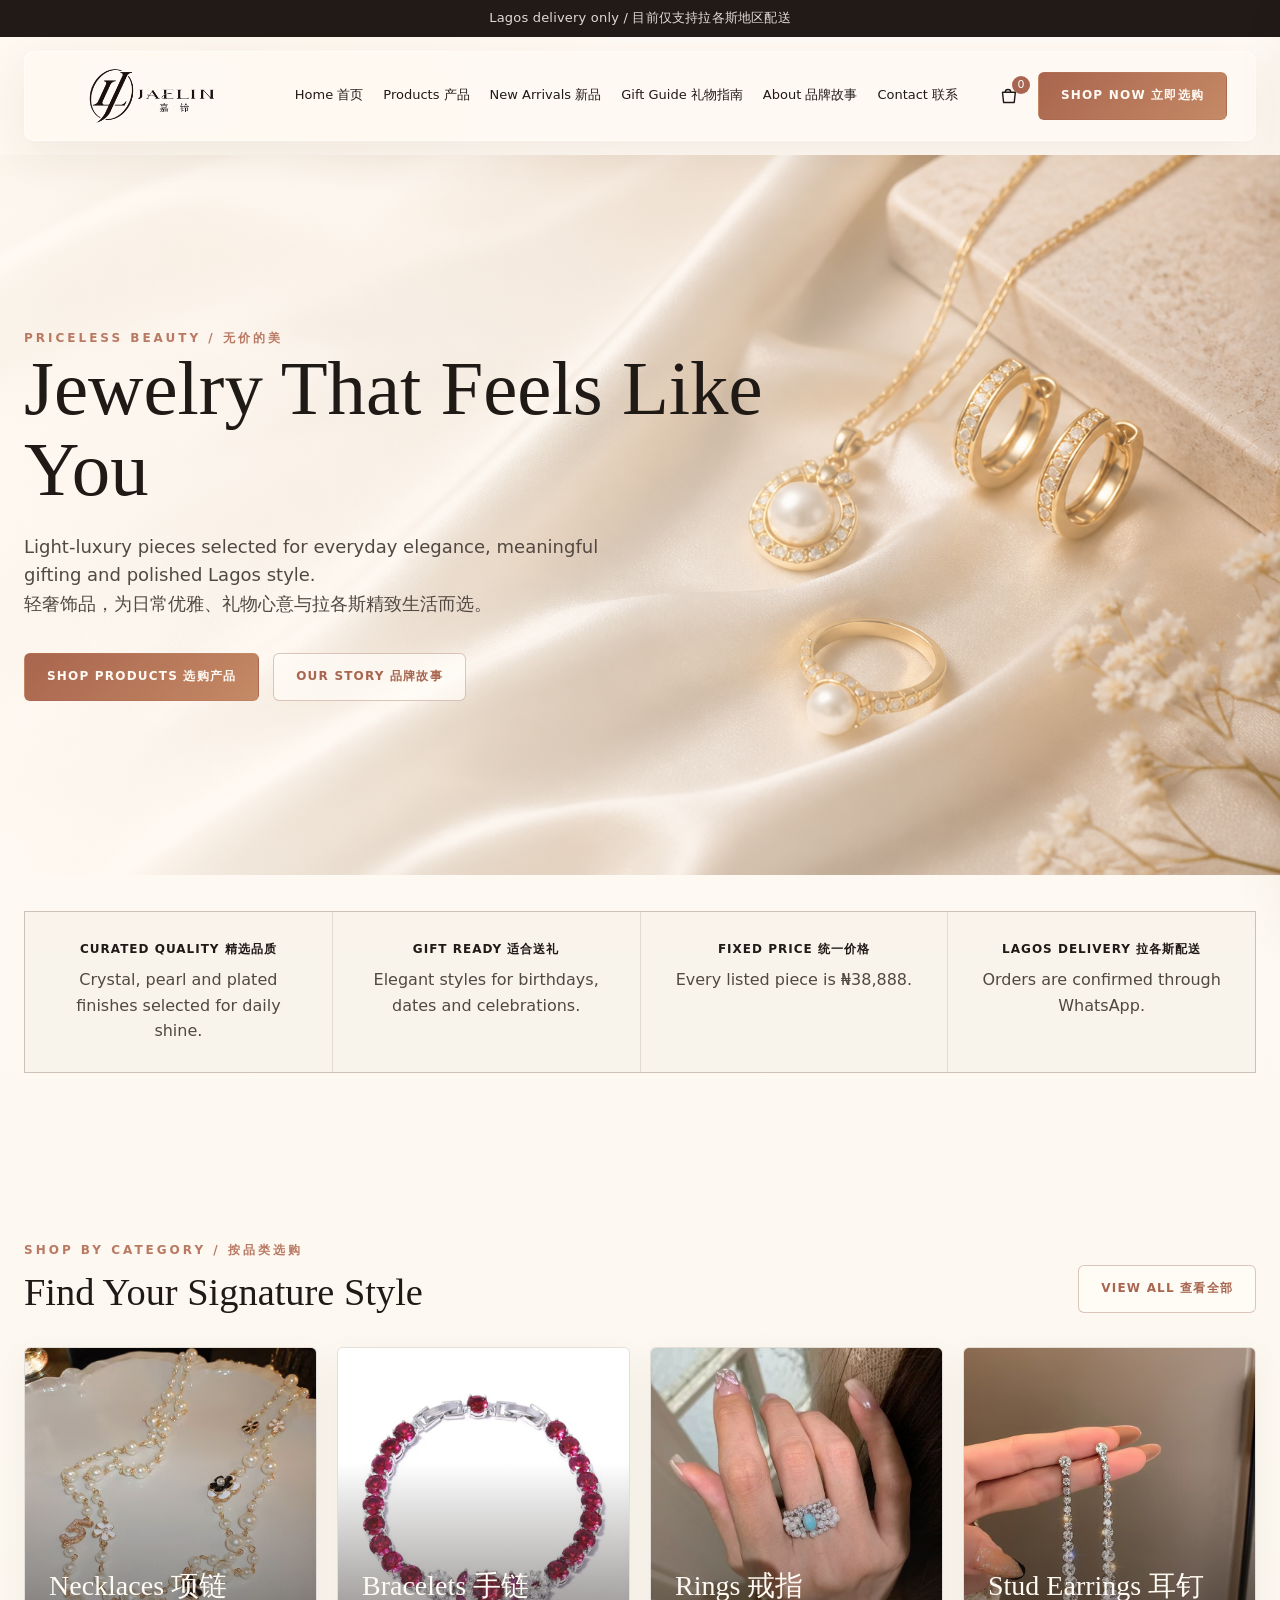
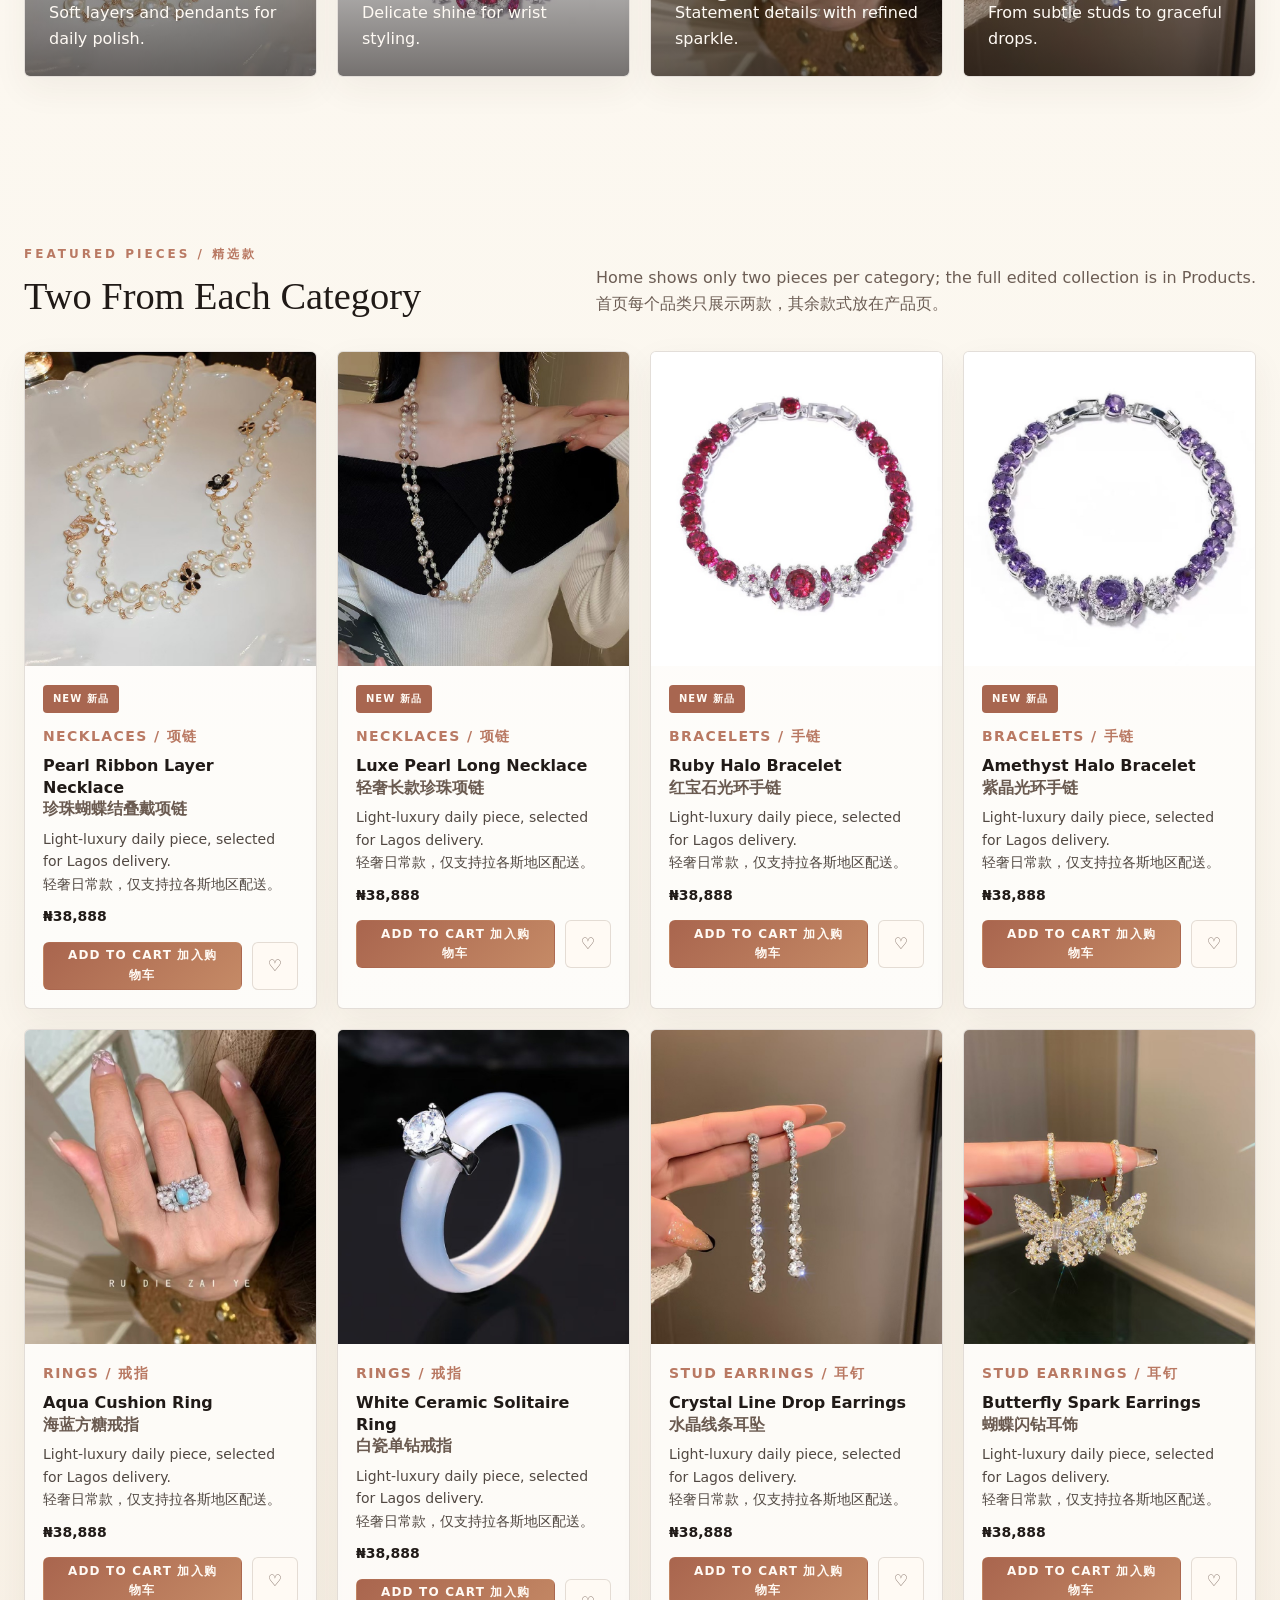
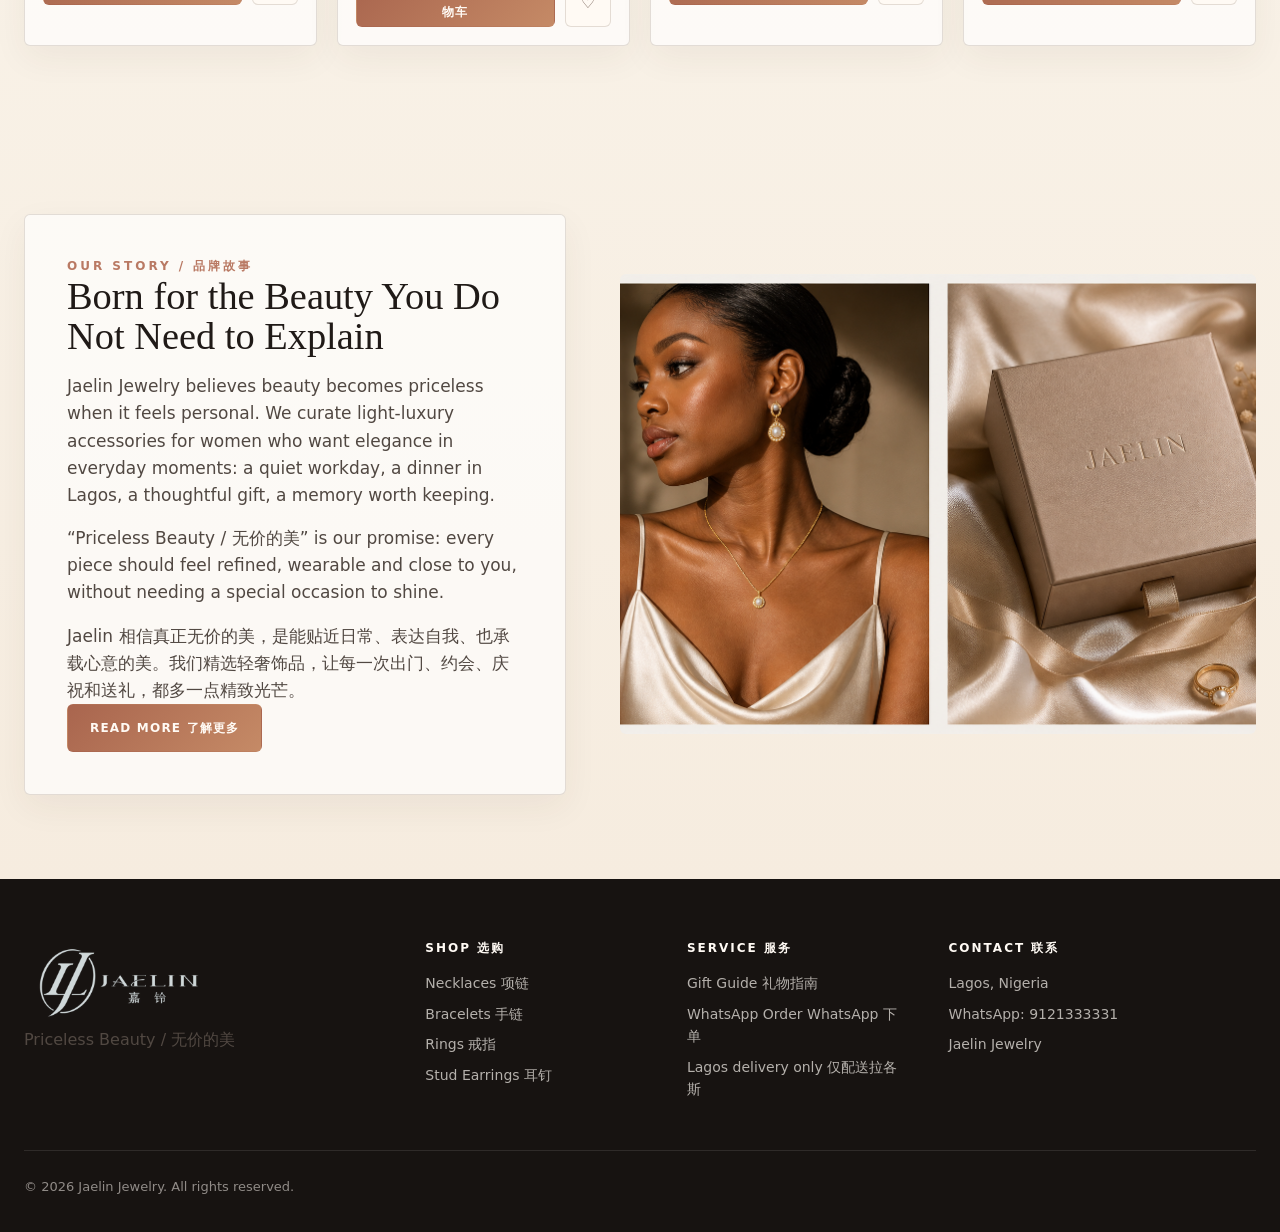
<file: index.html>
<!doctype html>
<html lang="en">
<head>
  <meta charset="utf-8">
  <meta name="viewport" content="width=device-width, initial-scale=1">
  <title>Jaelin Jewelry | Priceless Beauty 无价的美</title>
  <meta name="description" content="Jaelin Jewelry is a Lagos light-luxury jewelry store for necklaces, bracelets, rings and stud earrings.">
  <link rel="stylesheet" href="site-pages.css">
</head>
<body>
  <main>
    <section class="hero">
      <div class="container">
        <div class="eyebrow">Priceless Beauty / 无价的美</div>
        <h1>Jewelry That Feels Like You</h1>
        <p>Light-luxury pieces selected for everyday elegance, meaningful gifting and polished Lagos style.<br>轻奢饰品，为日常优雅、礼物心意与拉各斯精致生活而选。</p>
        <div class="hero-actions">
          <a class="btn btn-primary" href="collection.html">Shop Products 选购产品</a>
          <a class="btn" href="#story">Our Story 品牌故事</a>
        </div>
      </div>
    </section>

    <section class="section tight">
      <div class="container feature-row">
        <div class="feature"><strong>Curated Quality 精选品质</strong><p>Crystal, pearl and plated finishes selected for daily shine.</p></div>
        <div class="feature"><strong>Gift Ready 适合送礼</strong><p>Elegant styles for birthdays, dates and celebrations.</p></div>
        <div class="feature"><strong>Fixed Price 统一价格</strong><p>Every listed piece is ₦38,888.</p></div>
        <div class="feature"><strong>Lagos Delivery 拉各斯配送</strong><p>Orders are confirmed through WhatsApp.</p></div>
      </div>
    </section>

    <section class="section">
      <div class="container">
        <div class="section-head">
          <div><div class="eyebrow">Shop by Category / 按品类选购</div><h2>Find Your Signature Style</h2></div>
          <a class="btn" href="collection.html">View All 查看全部</a>
        </div>
        <div class="grid-4">
          <a class="category-tile" href="collection.html#necklaces"><img src="assets/products/nec-01.jpg" alt="Necklaces"><div class="copy"><h3>Necklaces 项链</h3><p>Soft layers and pendants for daily polish.</p></div></a>
          <a class="category-tile" href="collection.html#bracelets"><img src="assets/products/bra-01.jpg" alt="Bracelets"><div class="copy"><h3>Bracelets 手链</h3><p>Delicate shine for wrist styling.</p></div></a>
          <a class="category-tile" href="collection.html#rings"><img src="assets/products/rin-01.jpg" alt="Rings"><div class="copy"><h3>Rings 戒指</h3><p>Statement details with refined sparkle.</p></div></a>
          <a class="category-tile" href="collection.html#earrings"><img src="assets/products/ear-01.jpg" alt="Stud Earrings"><div class="copy"><h3>Stud Earrings 耳钉</h3><p>From subtle studs to graceful drops.</p></div></a>
        </div>
      </div>
    </section>

    <section class="section">
      <div class="container">
        <div class="section-head">
          <div><div class="eyebrow">Featured Pieces / 精选款</div><h2>Two From Each Category</h2></div>
          <p class="muted">Home shows only two pieces per category; the full edited collection is in Products.<br>首页每个品类只展示两款，其余款式放在产品页。</p>
        </div>
        <div class="grid-4" data-products="home"></div>
      </div>
    </section>

    <section class="section" id="story">
      <div class="container split">
        <div class="story-panel">
          <div class="eyebrow">Our Story / 品牌故事</div>
          <h2>Born for the Beauty You Do Not Need to Explain</h2>
          <p>Jaelin Jewelry believes beauty becomes priceless when it feels personal. We curate light-luxury accessories for women who want elegance in everyday moments: a quiet workday, a dinner in Lagos, a thoughtful gift, a memory worth keeping.</p>
          <p>“Priceless Beauty / 无价的美” is our promise: every piece should feel refined, wearable and close to you, without needing a special occasion to shine.</p>
          <p>Jaelin 相信真正无价的美，是能贴近日常、表达自我、也承载心意的美。我们精选轻奢饰品，让每一次出门、约会、庆祝和送礼，都多一点精致光芒。</p>
          <a class="btn btn-primary" href="about.html">Read More 了解更多</a>
        </div>
        <div class="story-media" aria-label="Jaelin Jewelry story imagery"></div>
      </div>
    </section>
  </main>
  <script src="product-data.js"></script>
  <script src="site-pages.js"></script>
</body>
</html>
</file>
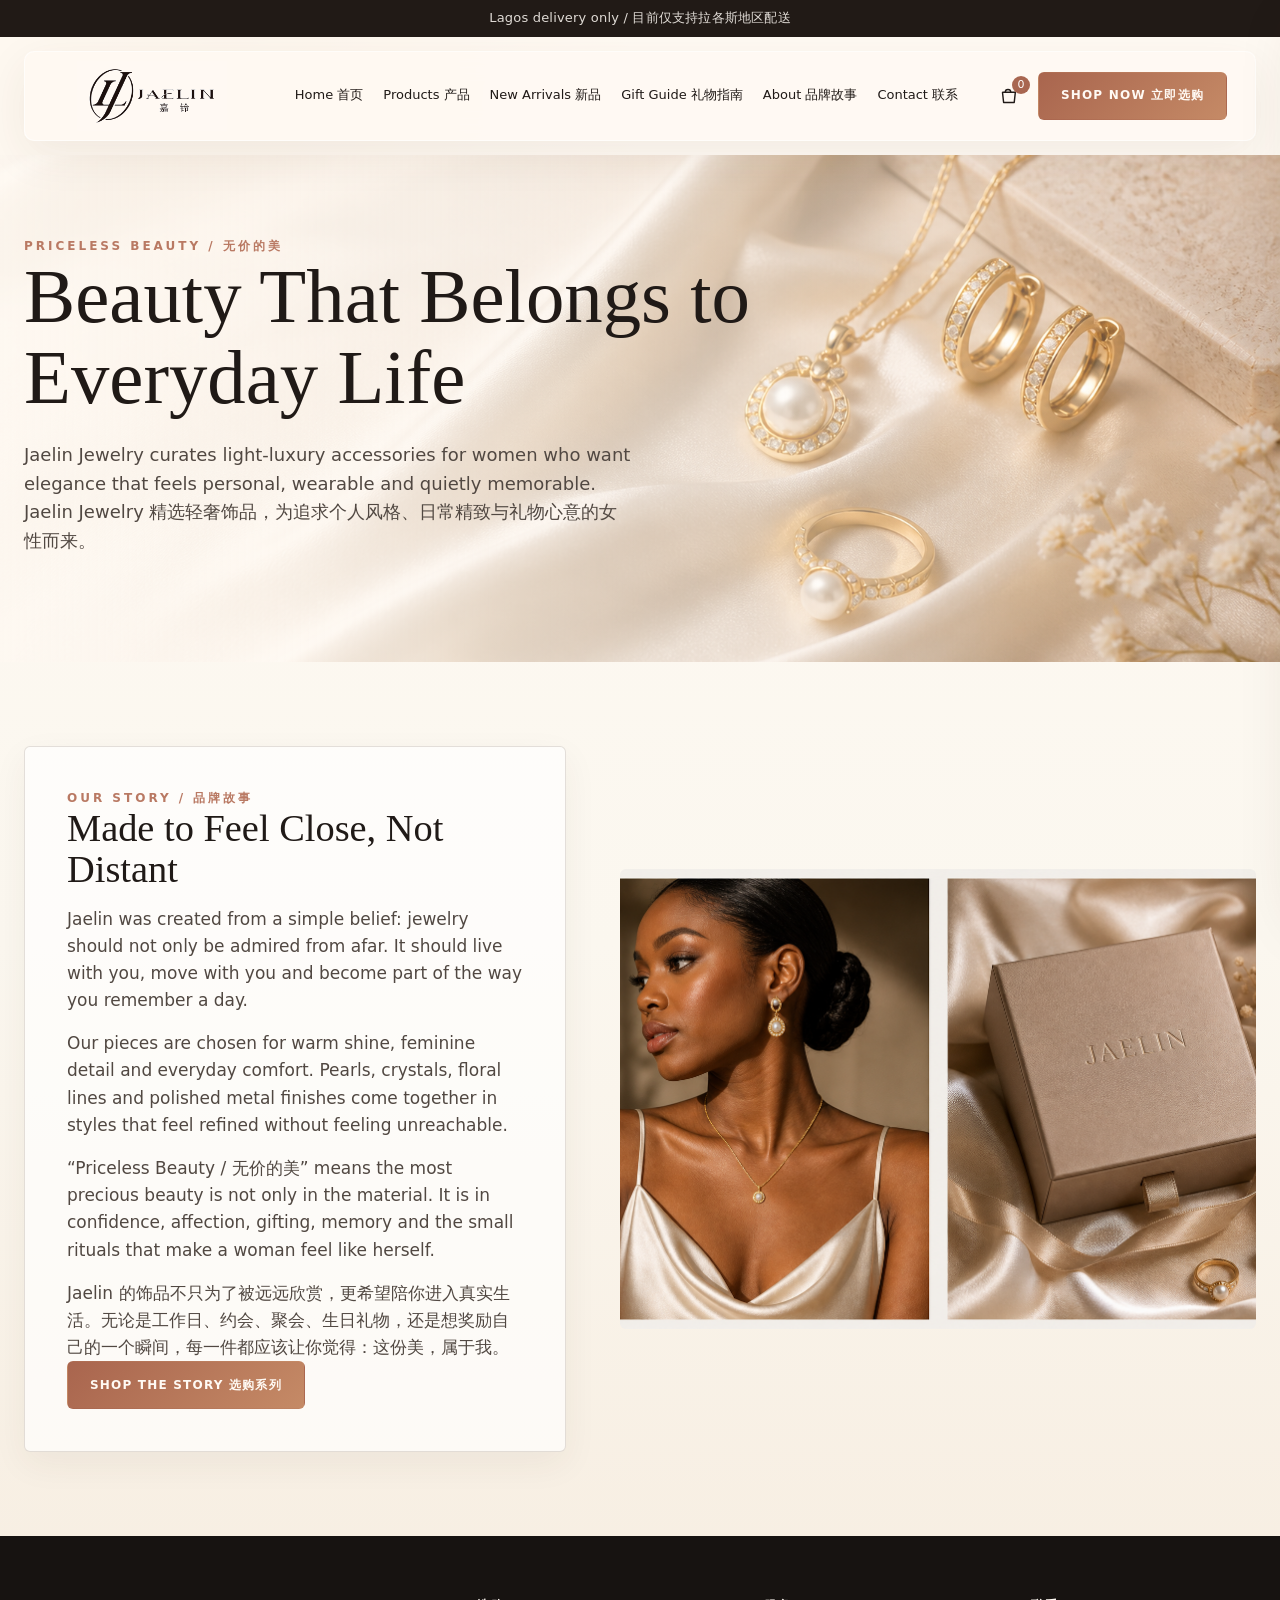
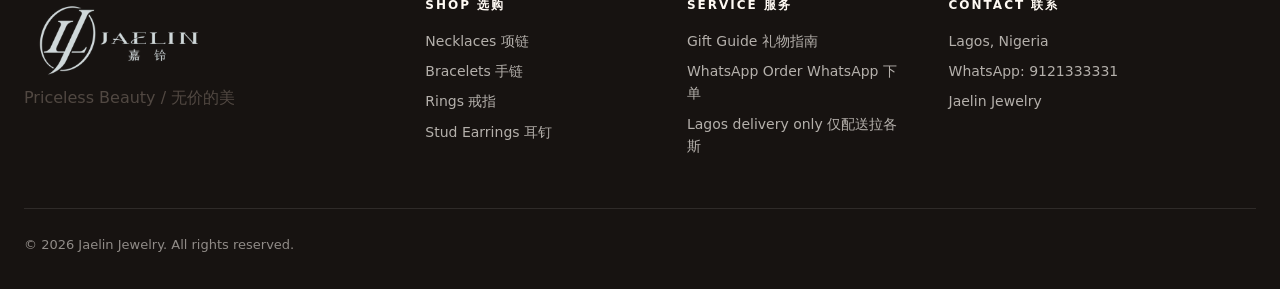
<file: about.html>
<!doctype html>
<html lang="en">
<head>
  <meta charset="utf-8">
  <meta name="viewport" content="width=device-width, initial-scale=1">
  <title>About | Jaelin Jewelry</title>
  <meta name="description" content="The story of Jaelin Jewelry and Priceless Beauty.">
  <link rel="stylesheet" href="site-pages.css">
</head>
<body>
  <main>
    <section class="page-hero">
      <div class="container">
        <div class="eyebrow">Priceless Beauty / 无价的美</div>
        <h1>Beauty That Belongs to Everyday Life</h1>
        <p>Jaelin Jewelry curates light-luxury accessories for women who want elegance that feels personal, wearable and quietly memorable.<br>Jaelin Jewelry 精选轻奢饰品，为追求个人风格、日常精致与礼物心意的女性而来。</p>
      </div>
    </section>
    <section class="section">
      <div class="container split">
        <div class="story-panel">
          <div class="eyebrow">Our Story / 品牌故事</div>
          <h2>Made to Feel Close, Not Distant</h2>
          <p>Jaelin was created from a simple belief: jewelry should not only be admired from afar. It should live with you, move with you and become part of the way you remember a day.</p>
          <p>Our pieces are chosen for warm shine, feminine detail and everyday comfort. Pearls, crystals, floral lines and polished metal finishes come together in styles that feel refined without feeling unreachable.</p>
          <p>“Priceless Beauty / 无价的美” means the most precious beauty is not only in the material. It is in confidence, affection, gifting, memory and the small rituals that make a woman feel like herself.</p>
          <p>Jaelin 的饰品不只为了被远远欣赏，更希望陪你进入真实生活。无论是工作日、约会、聚会、生日礼物，还是想奖励自己的一个瞬间，每一件都应该让你觉得：这份美，属于我。</p>
          <a class="btn btn-primary" href="collection.html">Shop the Story 选购系列</a>
        </div>
        <div class="story-media"></div>
      </div>
    </section>
  </main>
  <script src="product-data.js"></script>
  <script src="site-pages.js"></script>
</body>
</html>
</file>
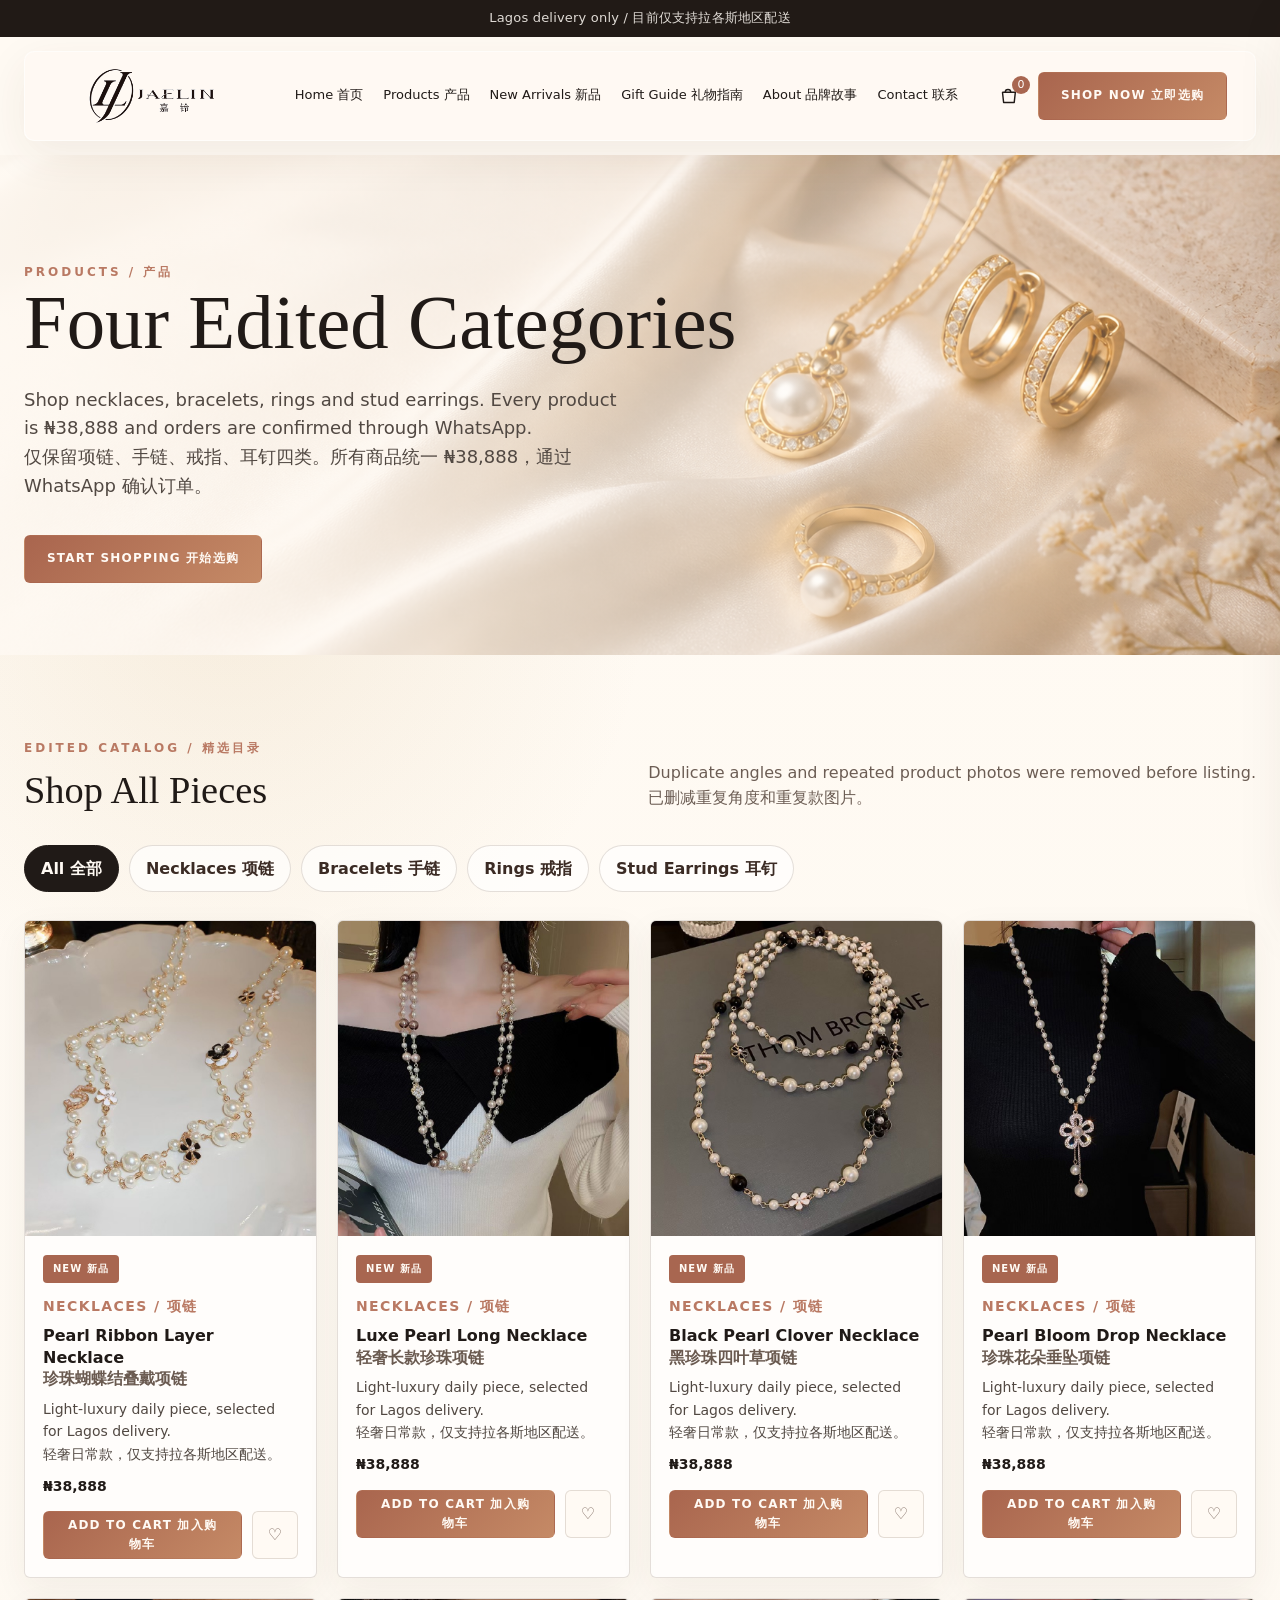
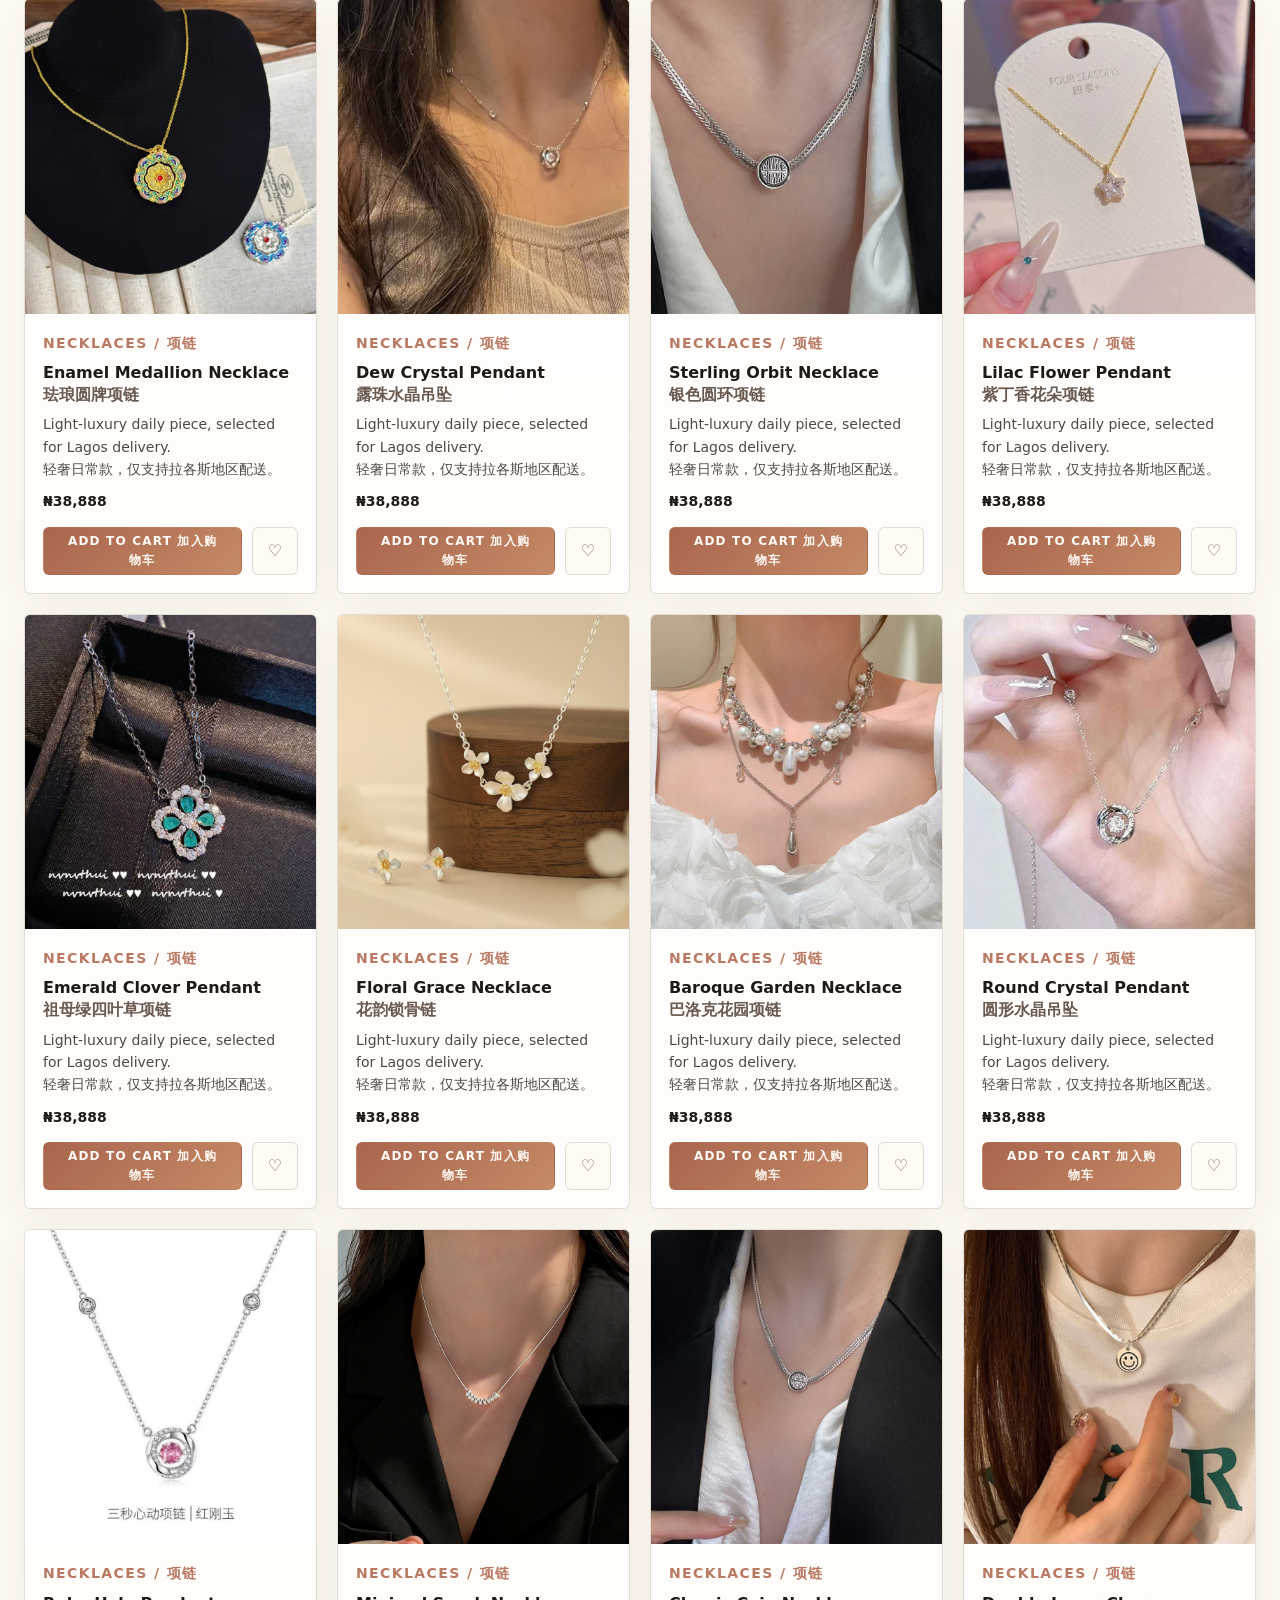
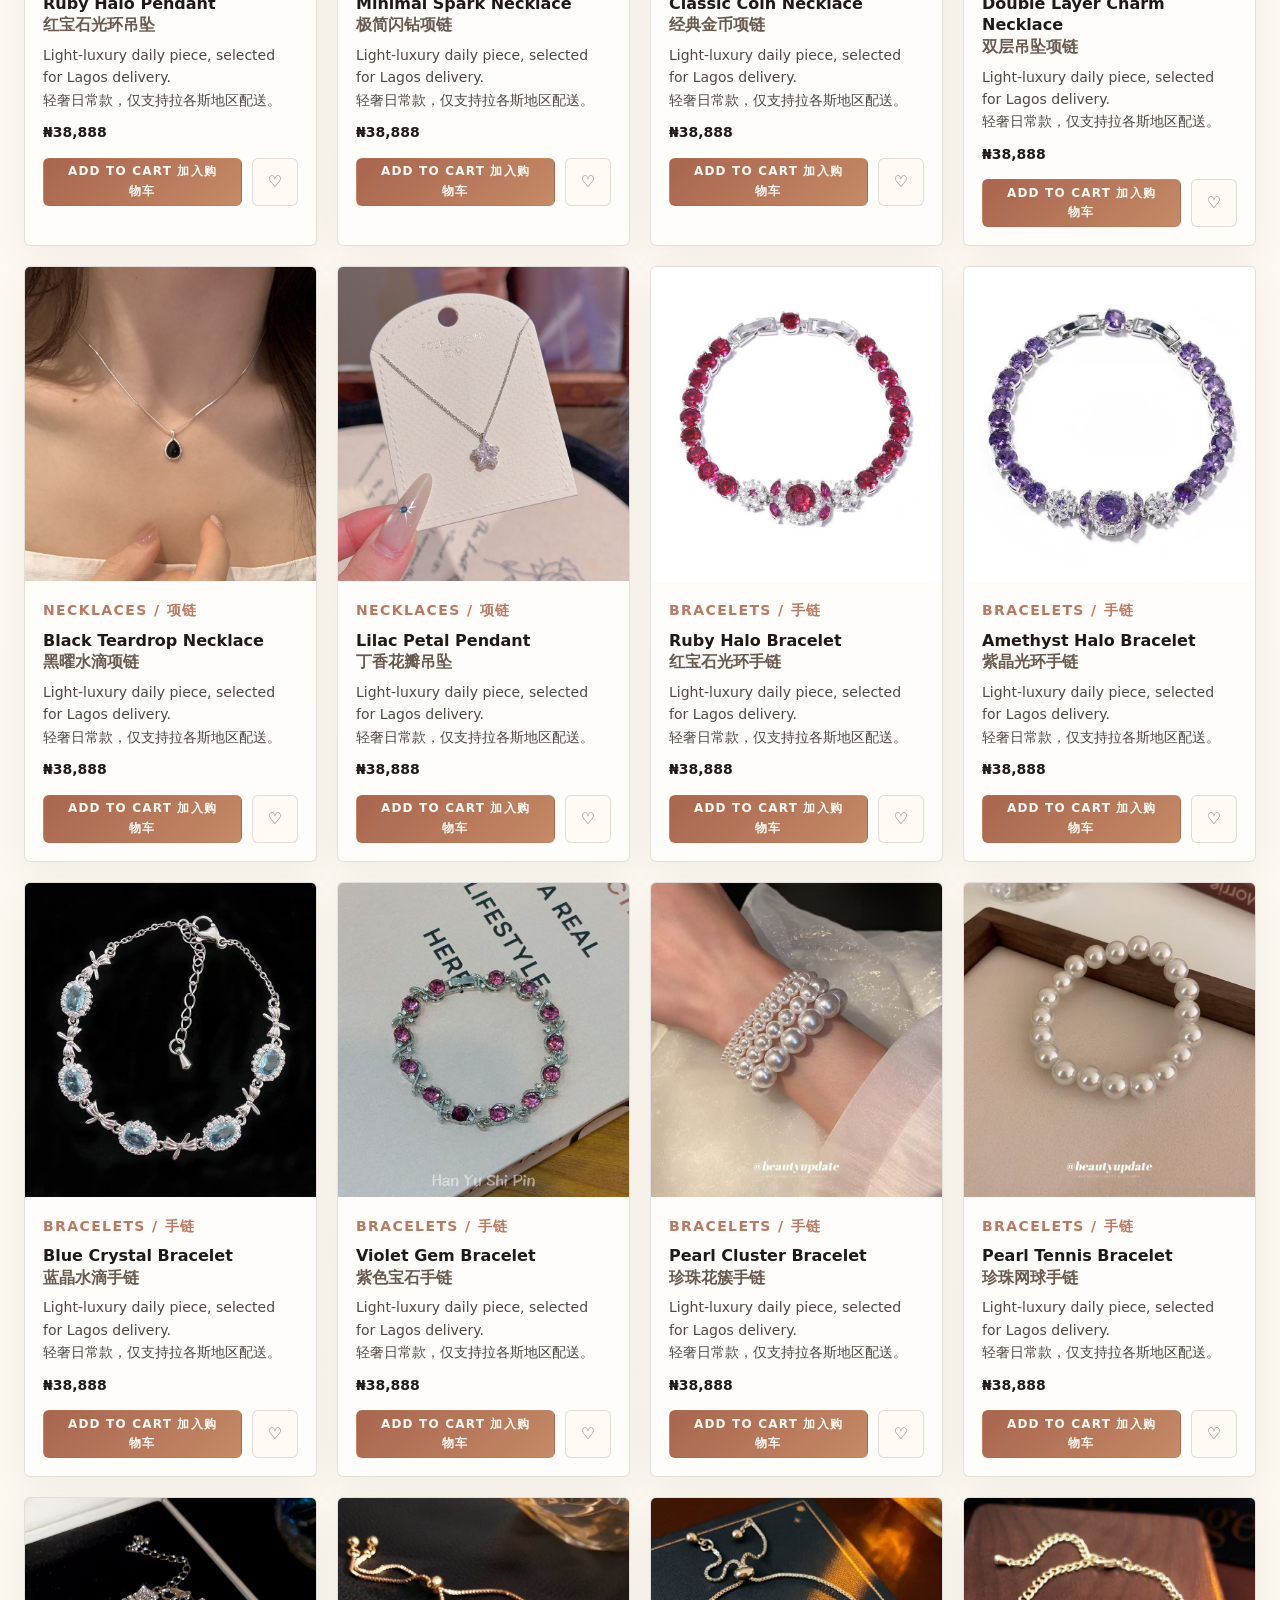
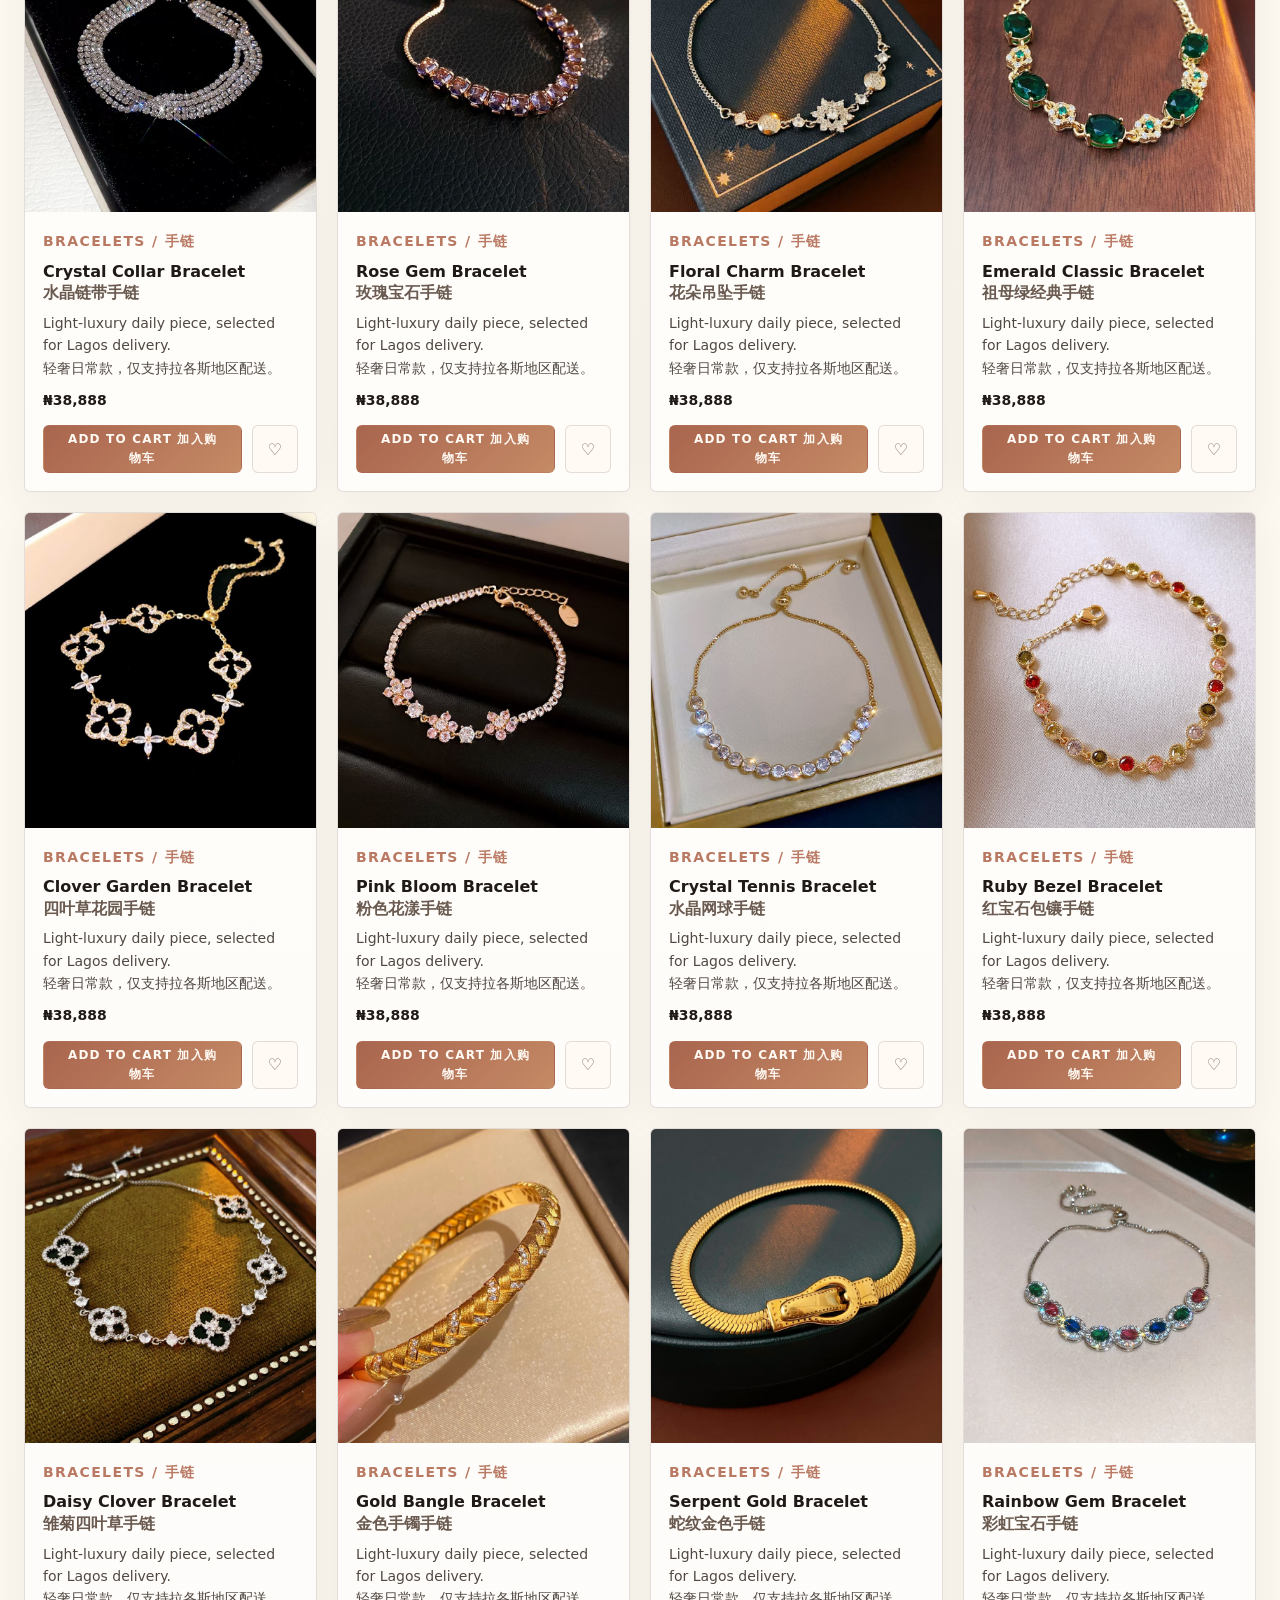
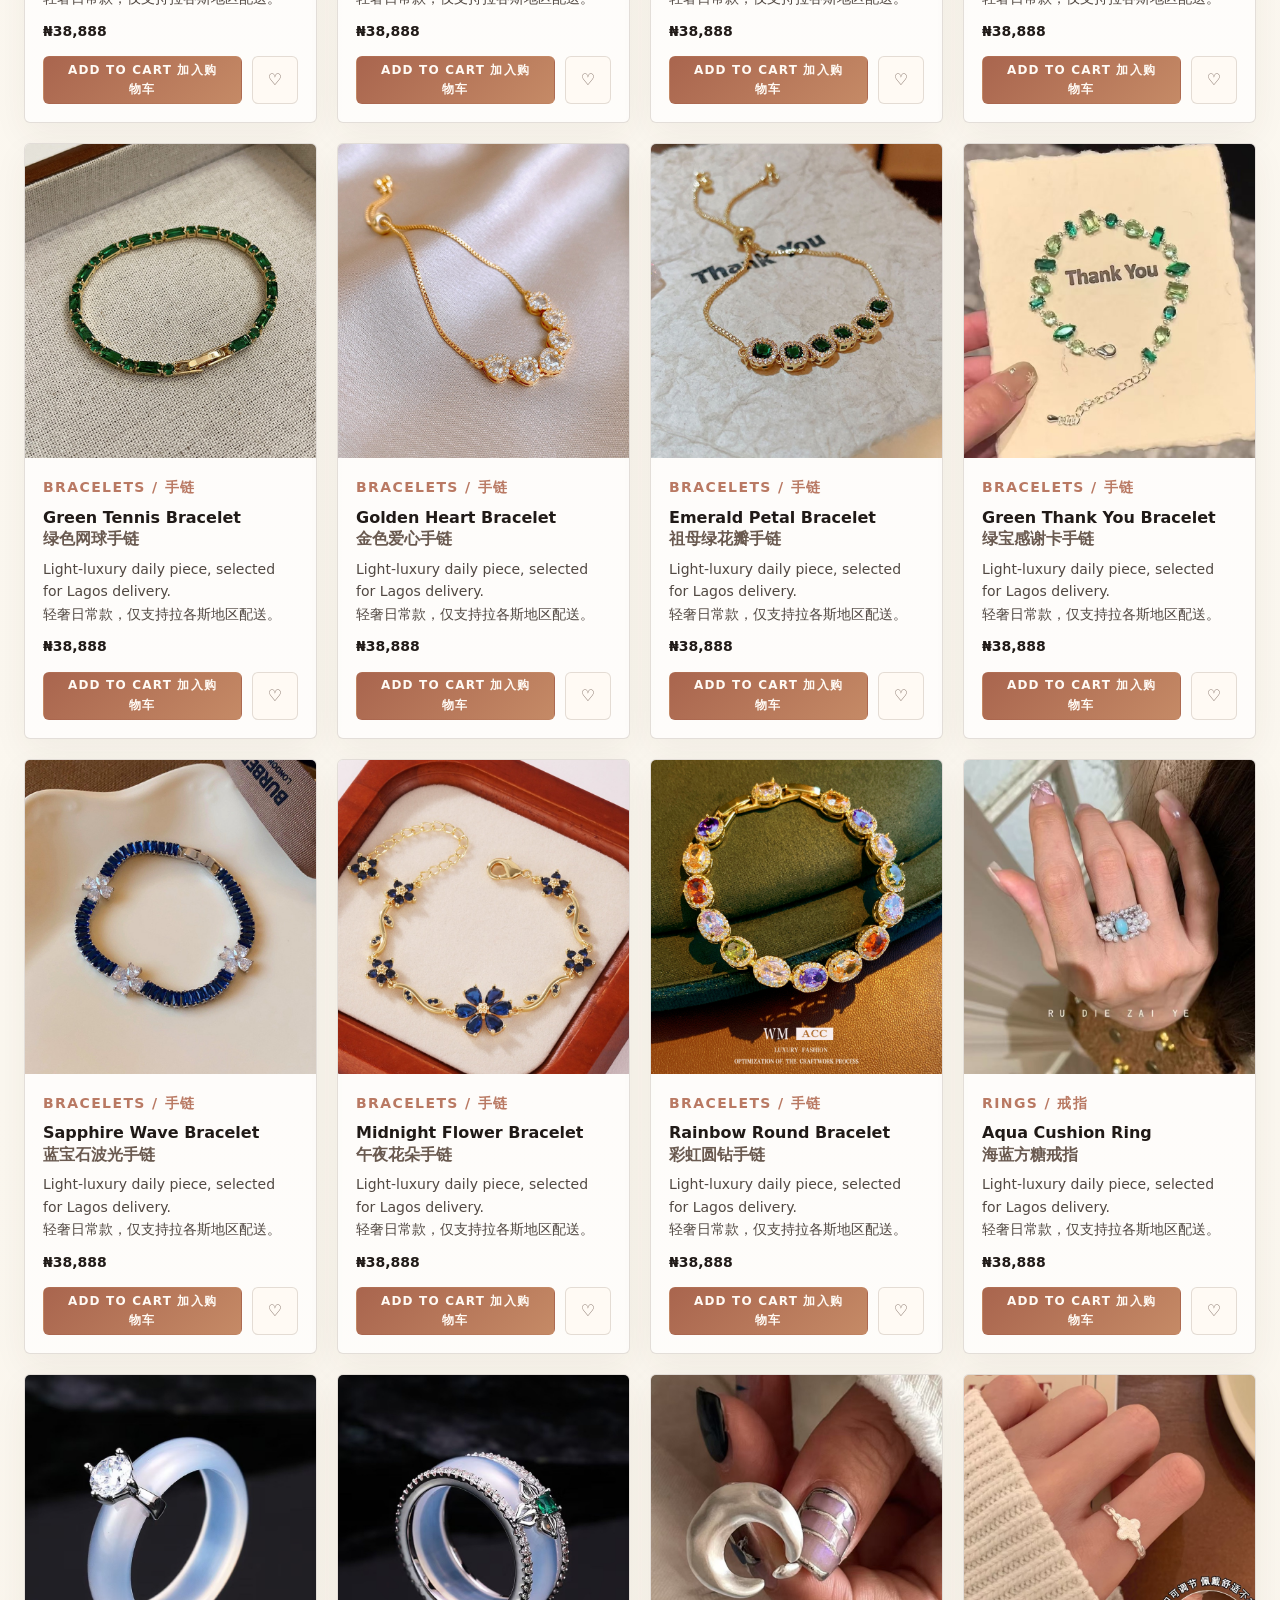
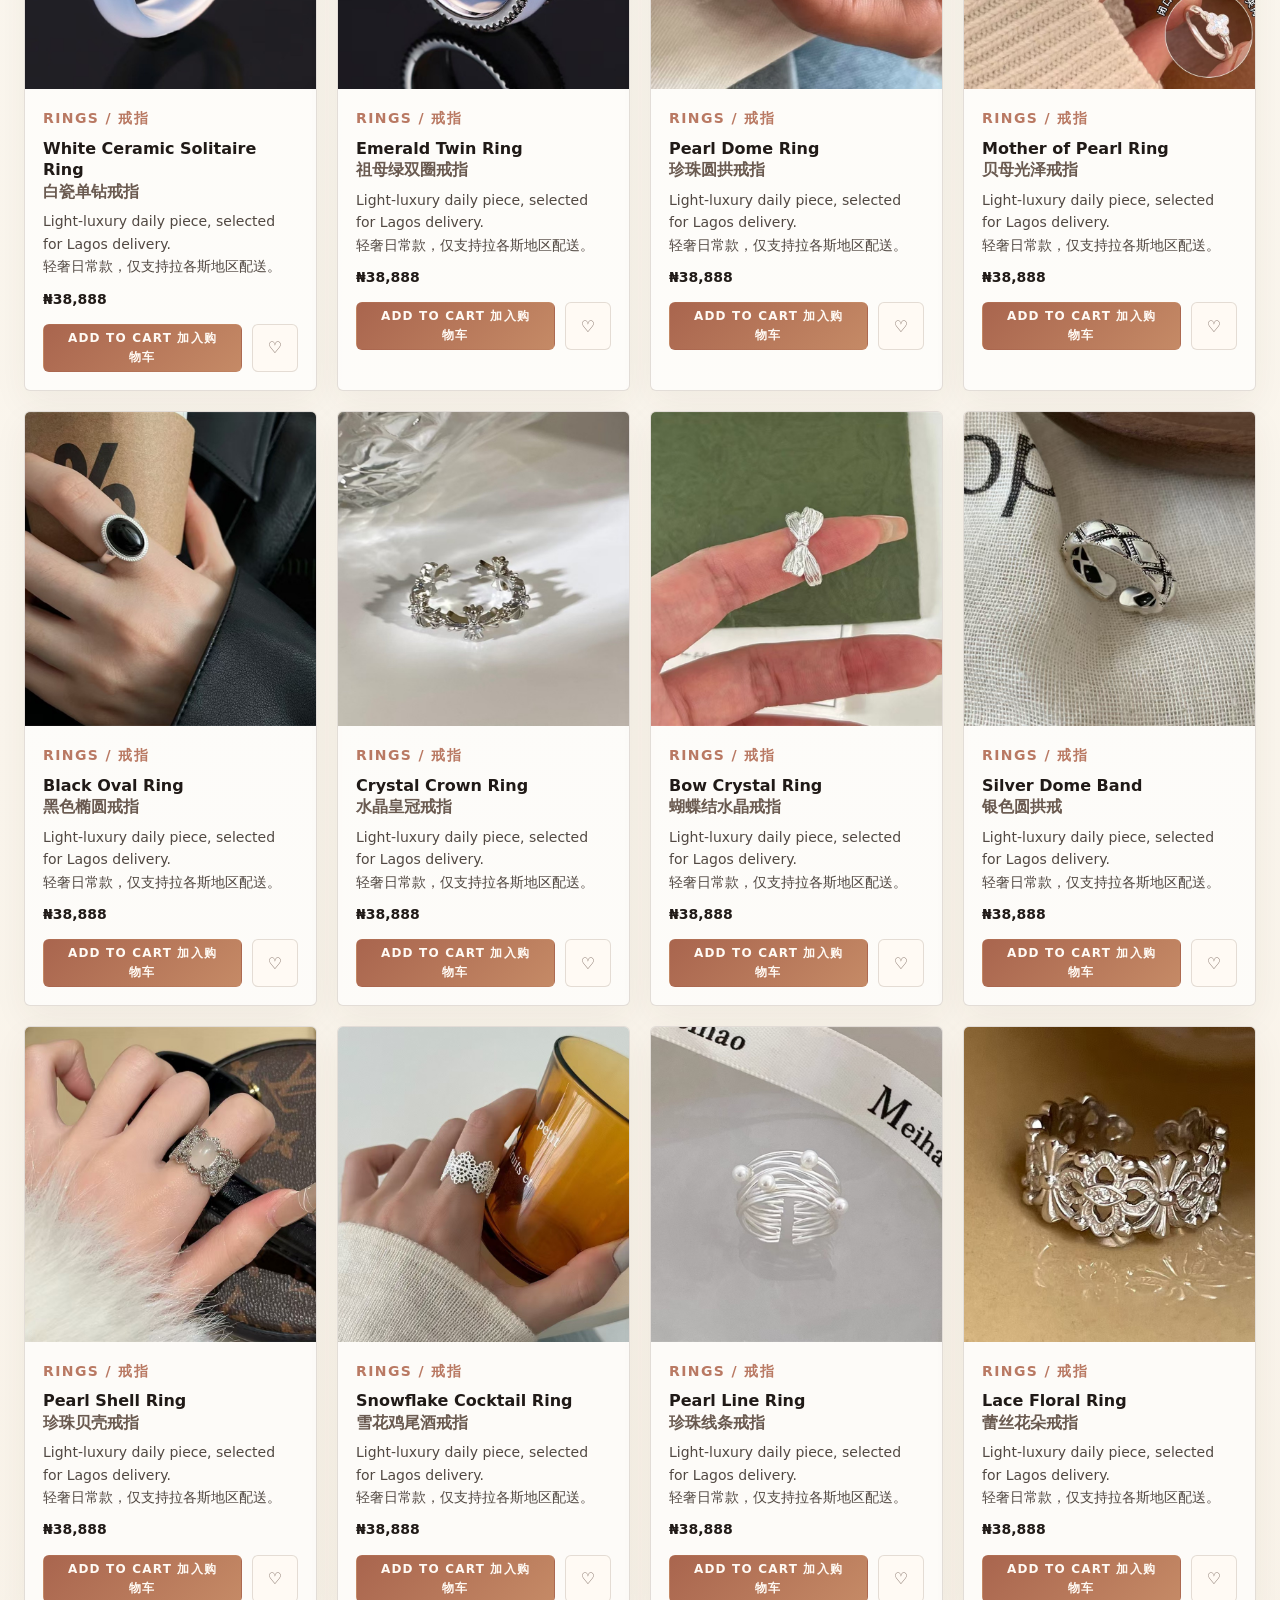
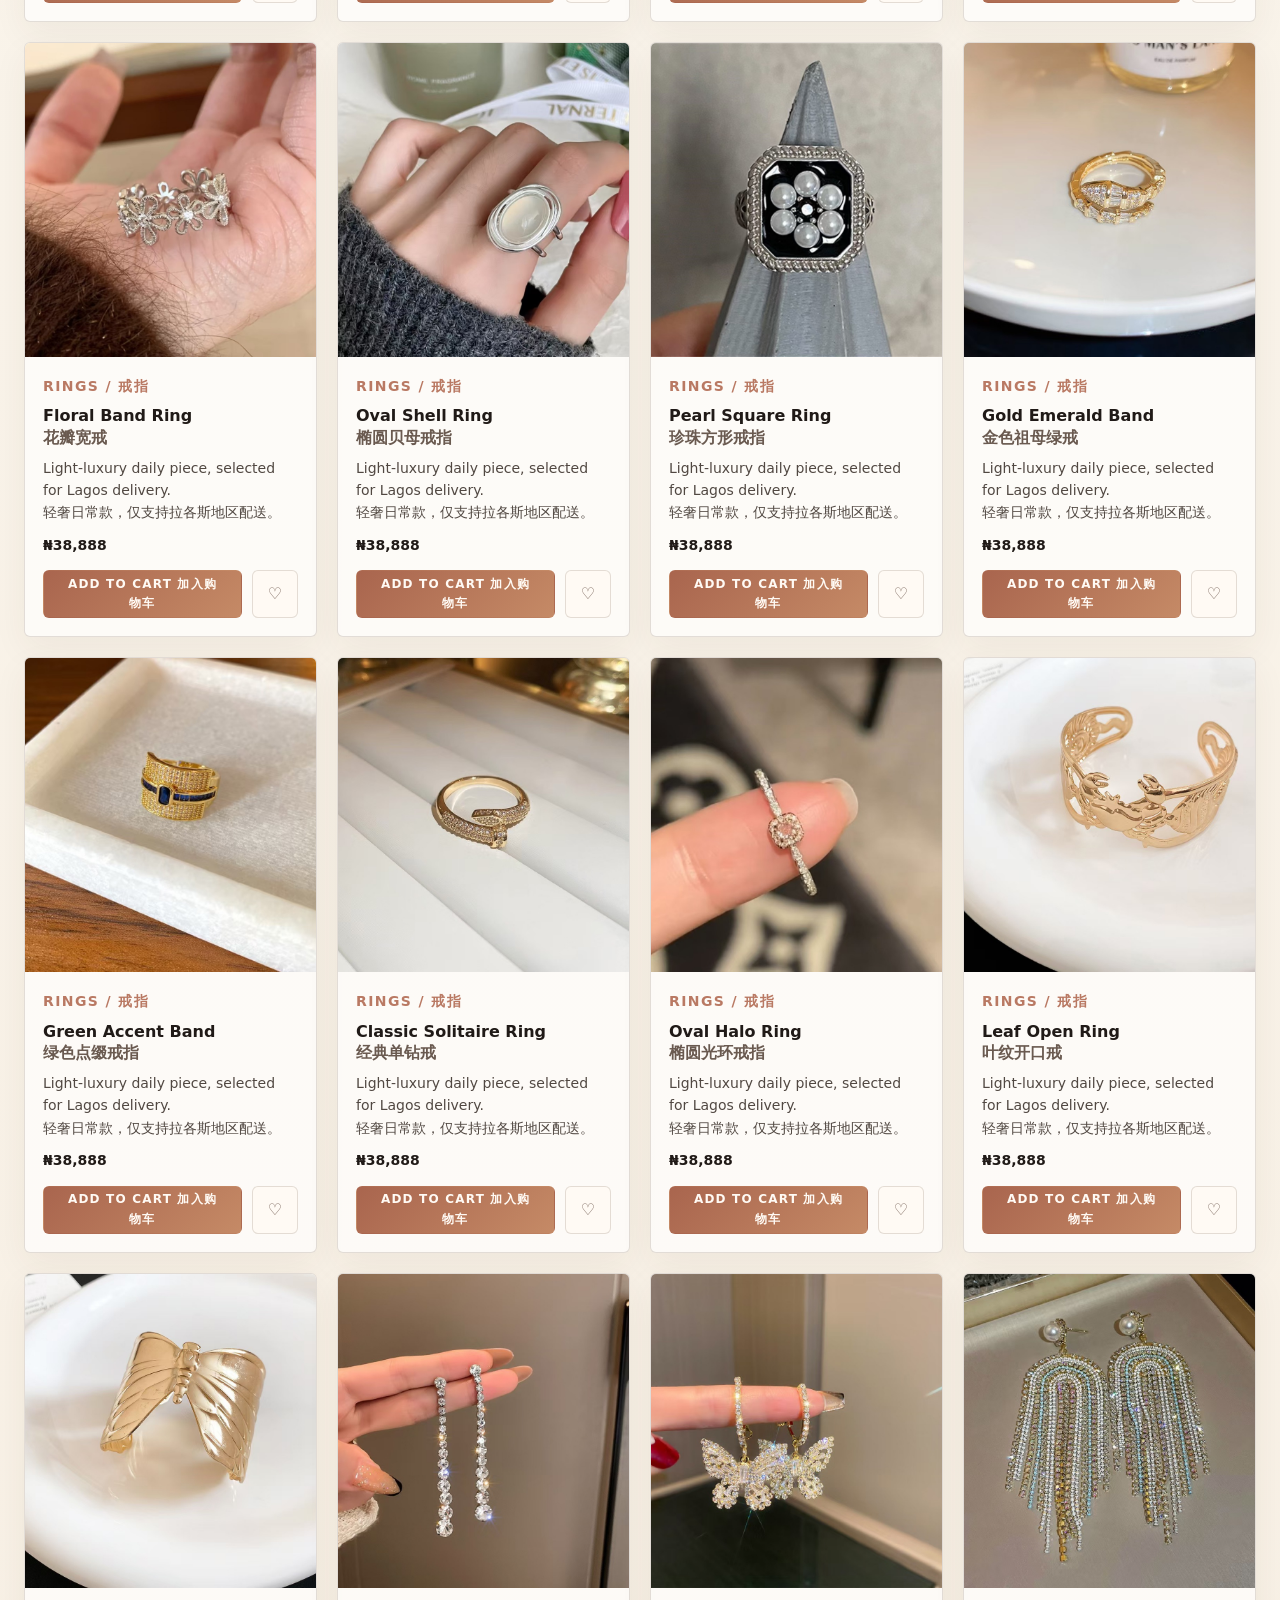
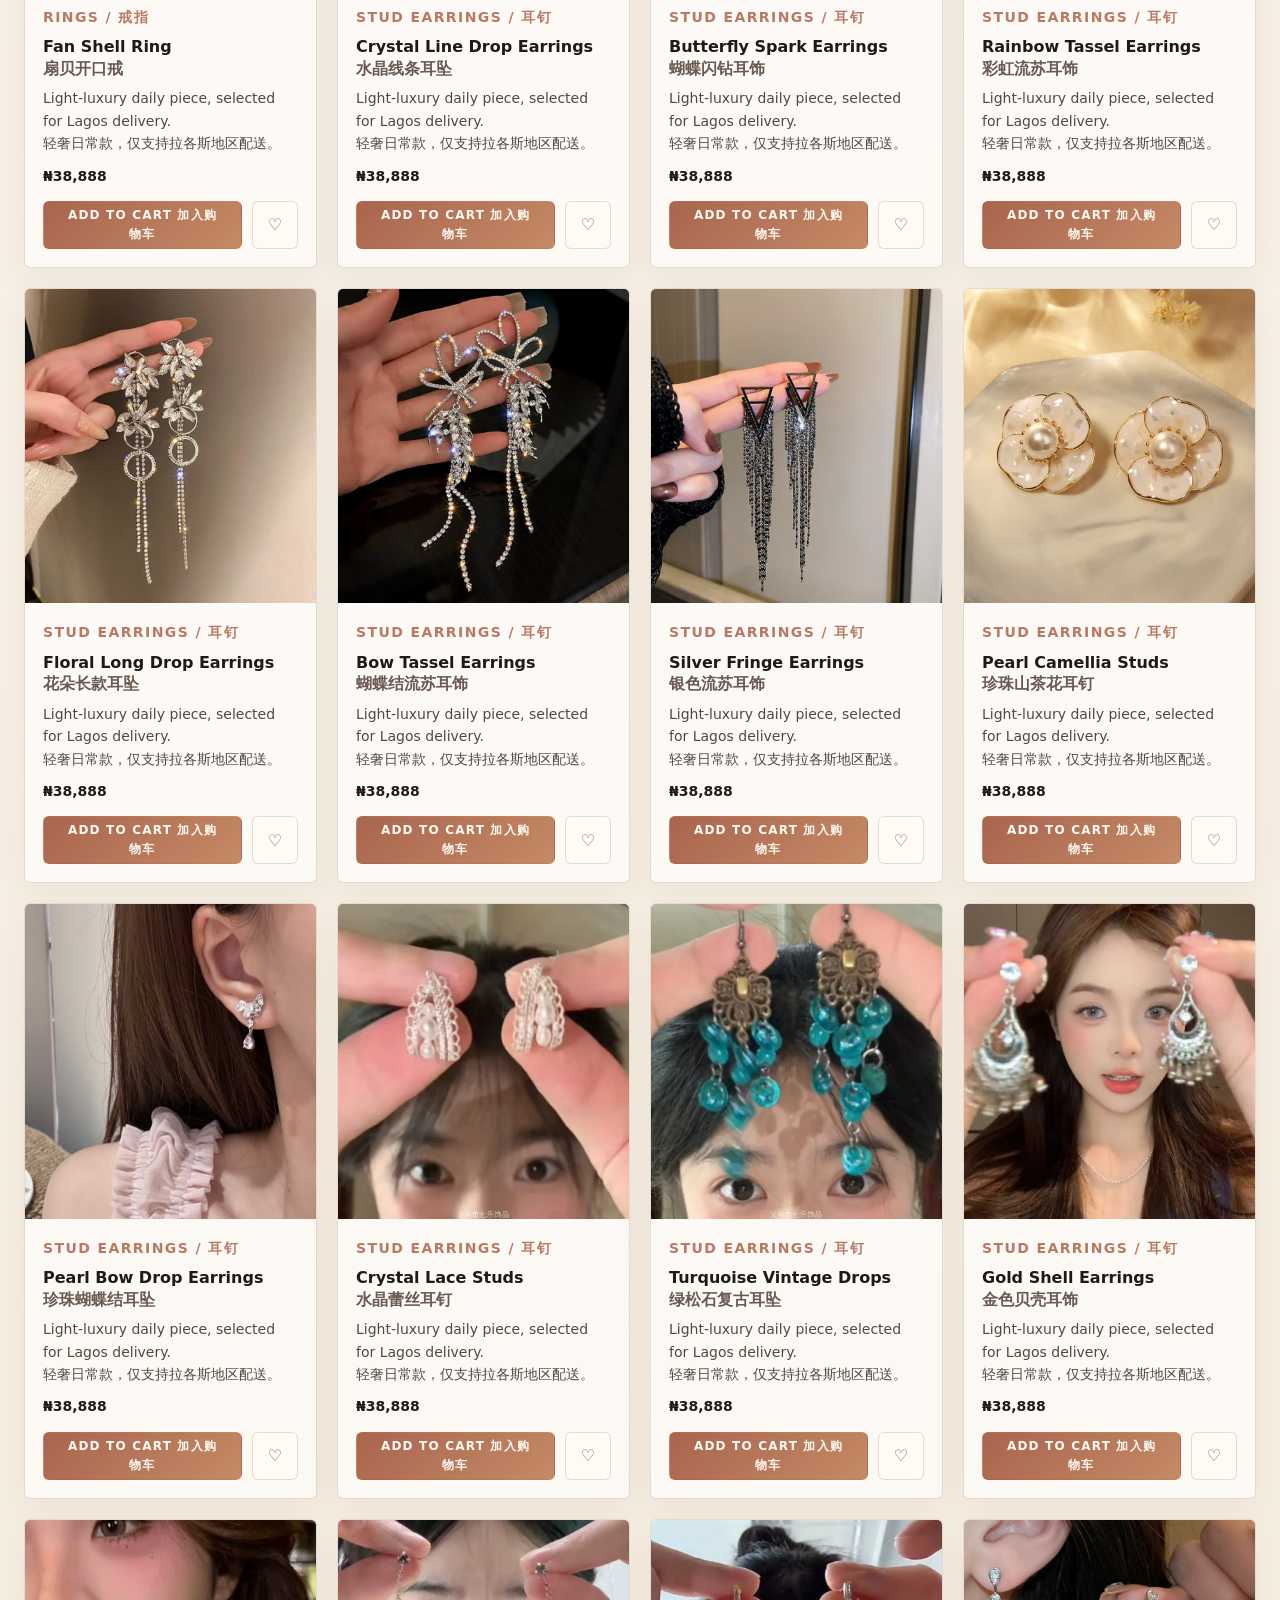
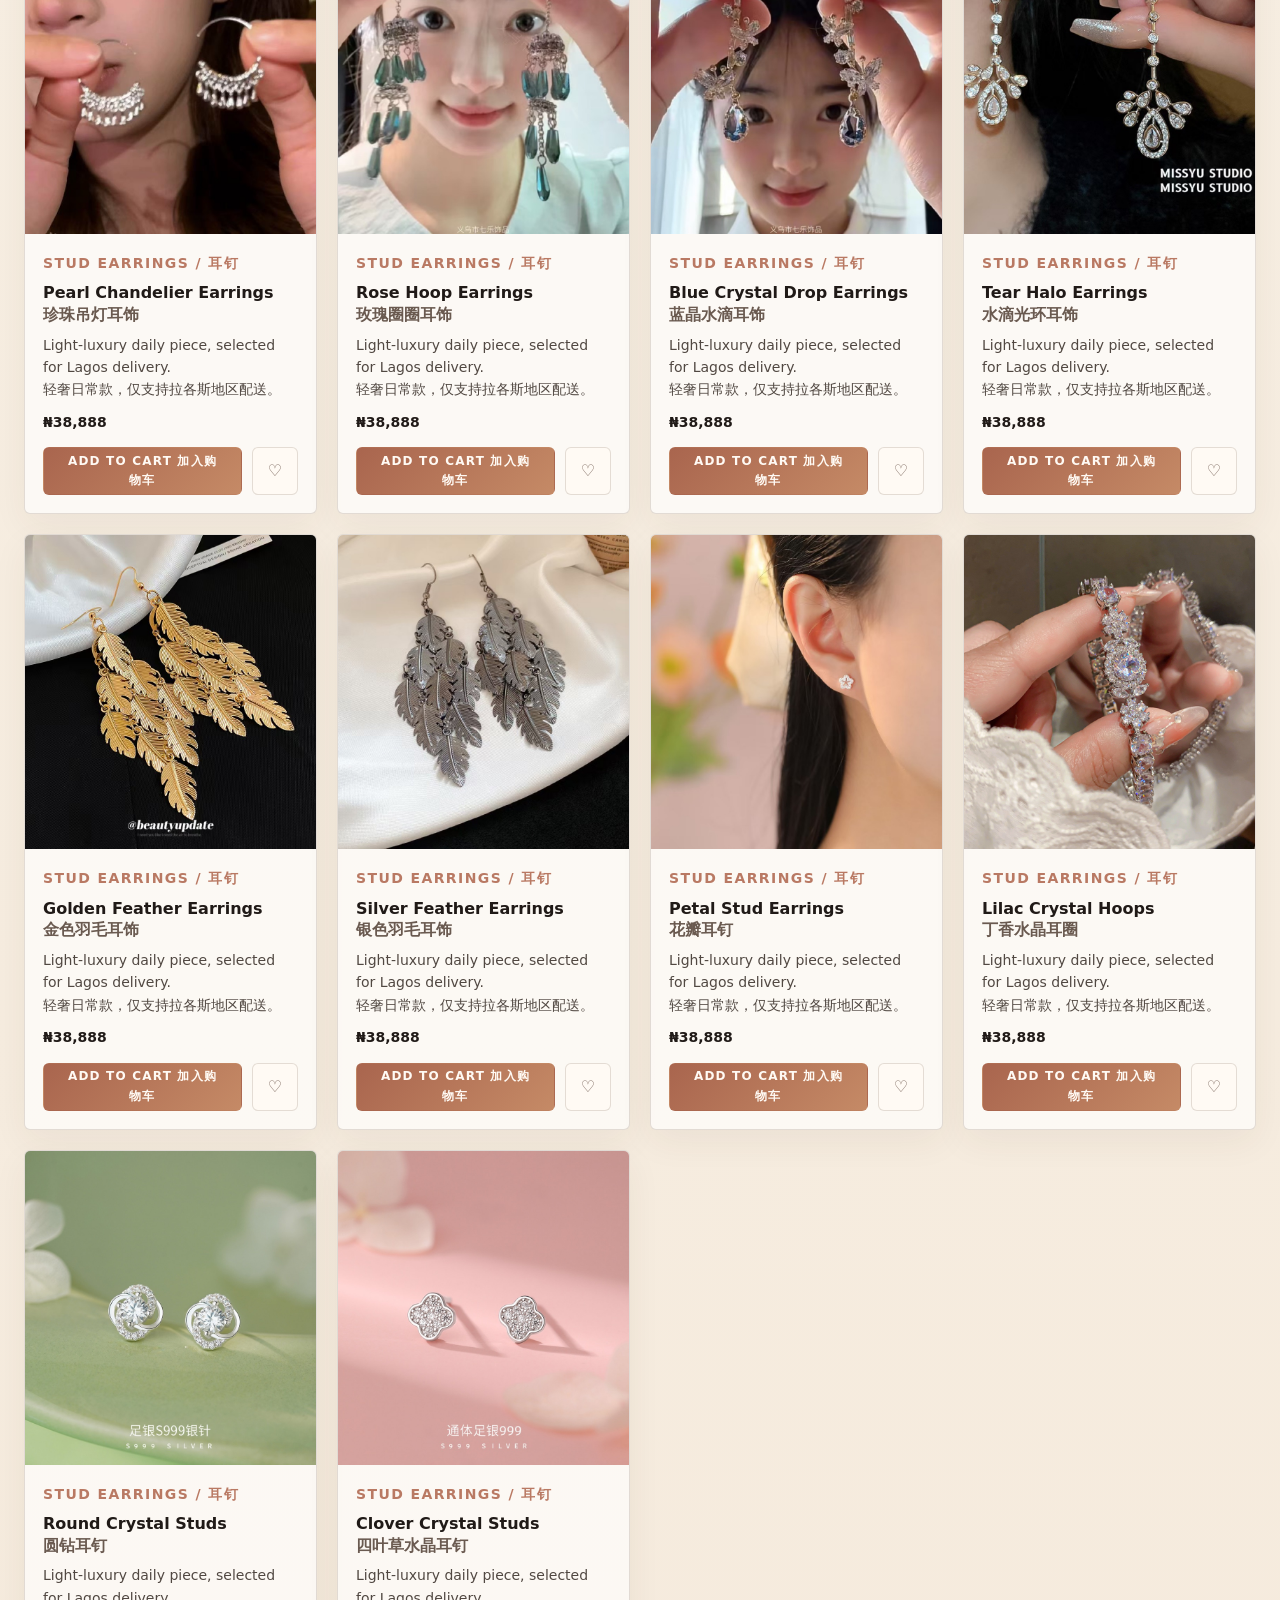
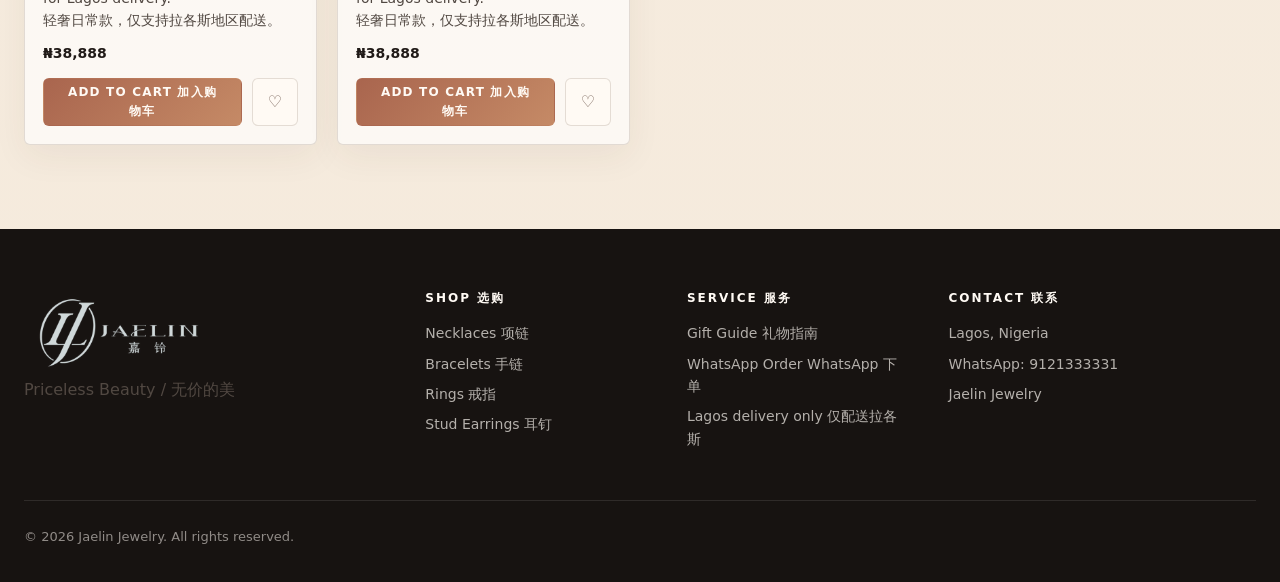
<file: collection.html>
<!doctype html>
<html lang="en">
<head>
  <meta charset="utf-8">
  <meta name="viewport" content="width=device-width, initial-scale=1">
  <title>Products | Jaelin Jewelry</title>
  <meta name="description" content="Shop Jaelin Jewelry necklaces, bracelets, rings and stud earrings in Lagos.">
  <link rel="stylesheet" href="site-pages.css">
</head>
<body>
  <main>
    <section class="page-hero">
      <div class="container">
        <div class="eyebrow">Products / 产品</div>
        <h1>Four Edited Categories</h1>
        <p>Shop necklaces, bracelets, rings and stud earrings. Every product is ₦38,888 and orders are confirmed through WhatsApp.<br>仅保留项链、手链、戒指、耳钉四类。所有商品统一 ₦38,888，通过 WhatsApp 确认订单。</p>
        <a class="btn btn-primary" href="#products">Start Shopping 开始选购</a>
      </div>
    </section>

    <section class="section" id="products">
      <div class="container">
        <div class="section-head">
          <div><div class="eyebrow">Edited Catalog / 精选目录</div><h2>Shop All Pieces</h2></div>
          <p class="muted">Duplicate angles and repeated product photos were removed before listing.<br>已删减重复角度和重复款图片。</p>
        </div>
        <div class="filters" aria-label="Product filters">
          <button class="filter-btn active" type="button" data-filter="all">All 全部</button>
          <button class="filter-btn" type="button" data-filter="necklaces">Necklaces 项链</button>
          <button class="filter-btn" type="button" data-filter="bracelets">Bracelets 手链</button>
          <button class="filter-btn" type="button" data-filter="rings">Rings 戒指</button>
          <button class="filter-btn" type="button" data-filter="earrings">Stud Earrings 耳钉</button>
        </div>
        <div class="grid-4" data-products="all"></div>
      </div>
    </section>
  </main>
  <script src="product-data.js"></script>
  <script src="site-pages.js"></script>
</body>
</html>
</file>
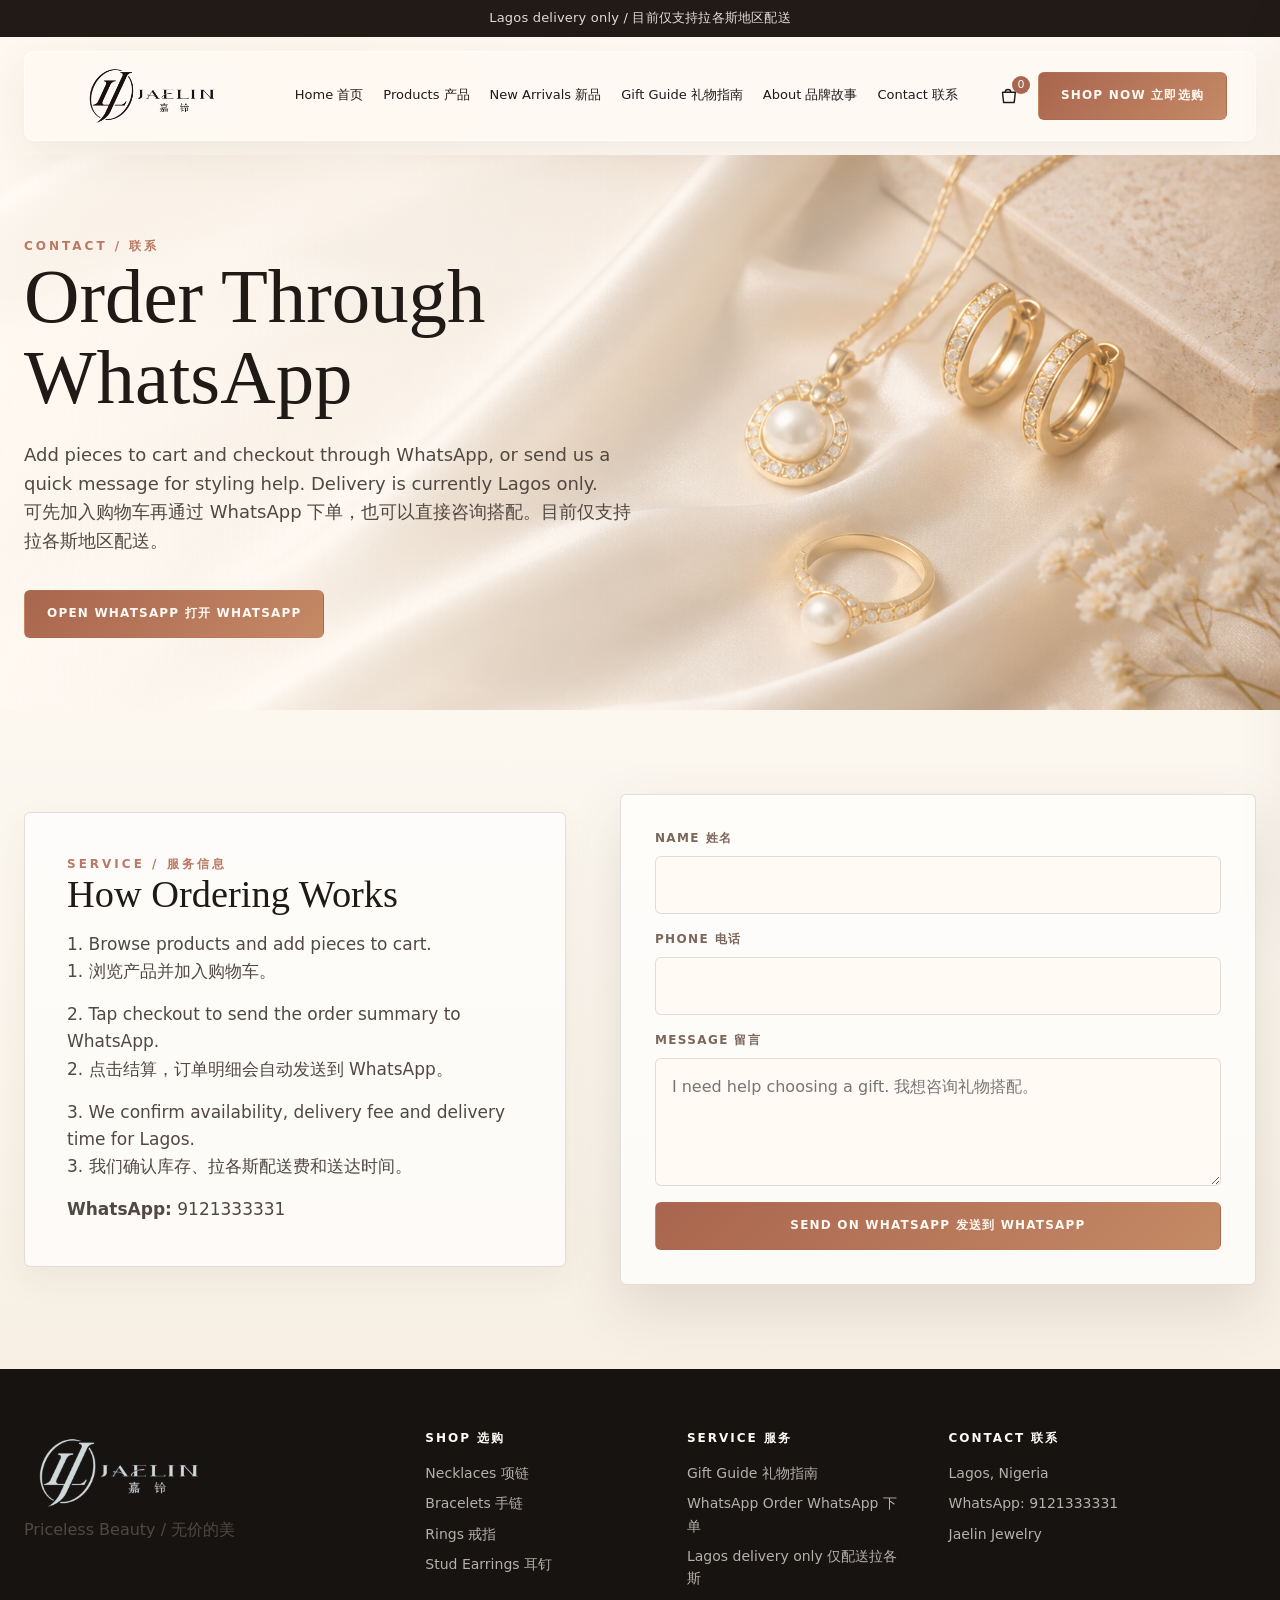
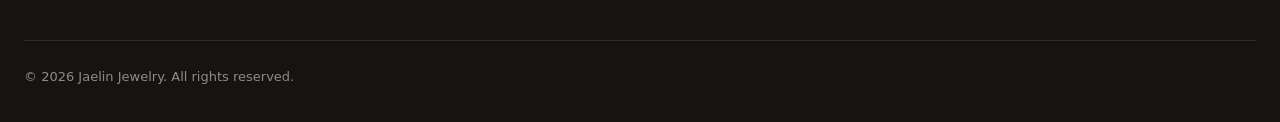
<file: contact.html>
<!doctype html>
<html lang="en">
<head>
  <meta charset="utf-8">
  <meta name="viewport" content="width=device-width, initial-scale=1">
  <title>Contact | Jaelin Jewelry</title>
  <meta name="description" content="Contact Jaelin Jewelry on WhatsApp for Lagos orders.">
  <link rel="stylesheet" href="site-pages.css">
</head>
<body>
  <main>
    <section class="page-hero">
      <div class="container">
        <div class="eyebrow">Contact / 联系</div>
        <h1>Order Through WhatsApp</h1>
        <p>Add pieces to cart and checkout through WhatsApp, or send us a quick message for styling help. Delivery is currently Lagos only.<br>可先加入购物车再通过 WhatsApp 下单，也可以直接咨询搭配。目前仅支持拉各斯地区配送。</p>
        <a class="btn btn-primary" href="https://wa.me/2349121333331" target="_blank" rel="noopener">Open WhatsApp 打开 WhatsApp</a>
      </div>
    </section>
    <section class="section">
      <div class="container split">
        <div class="story-panel">
          <div class="eyebrow">Service / 服务信息</div>
          <h2>How Ordering Works</h2>
          <p>1. Browse products and add pieces to cart.<br>1. 浏览产品并加入购物车。</p>
          <p>2. Tap checkout to send the order summary to WhatsApp.<br>2. 点击结算，订单明细会自动发送到 WhatsApp。</p>
          <p>3. We confirm availability, delivery fee and delivery time for Lagos.<br>3. 我们确认库存、拉各斯配送费和送达时间。</p>
          <p><strong>WhatsApp:</strong> 9121333331</p>
        </div>
        <form class="contact-form" data-contact-form>
          <div class="field"><label for="name">Name 姓名</label><input id="name" name="name" required></div>
          <div class="field"><label for="phone">Phone 电话</label><input id="phone" name="phone"></div>
          <div class="field"><label for="message">Message 留言</label><textarea id="message" name="message" required placeholder="I need help choosing a gift. 我想咨询礼物搭配。"></textarea></div>
          <button class="btn btn-primary" type="submit">Send on WhatsApp 发送到 WhatsApp</button>
        </form>
      </div>
    </section>
  </main>
  <script src="product-data.js"></script>
  <script src="site-pages.js"></script>
</body>
</html>
</file>
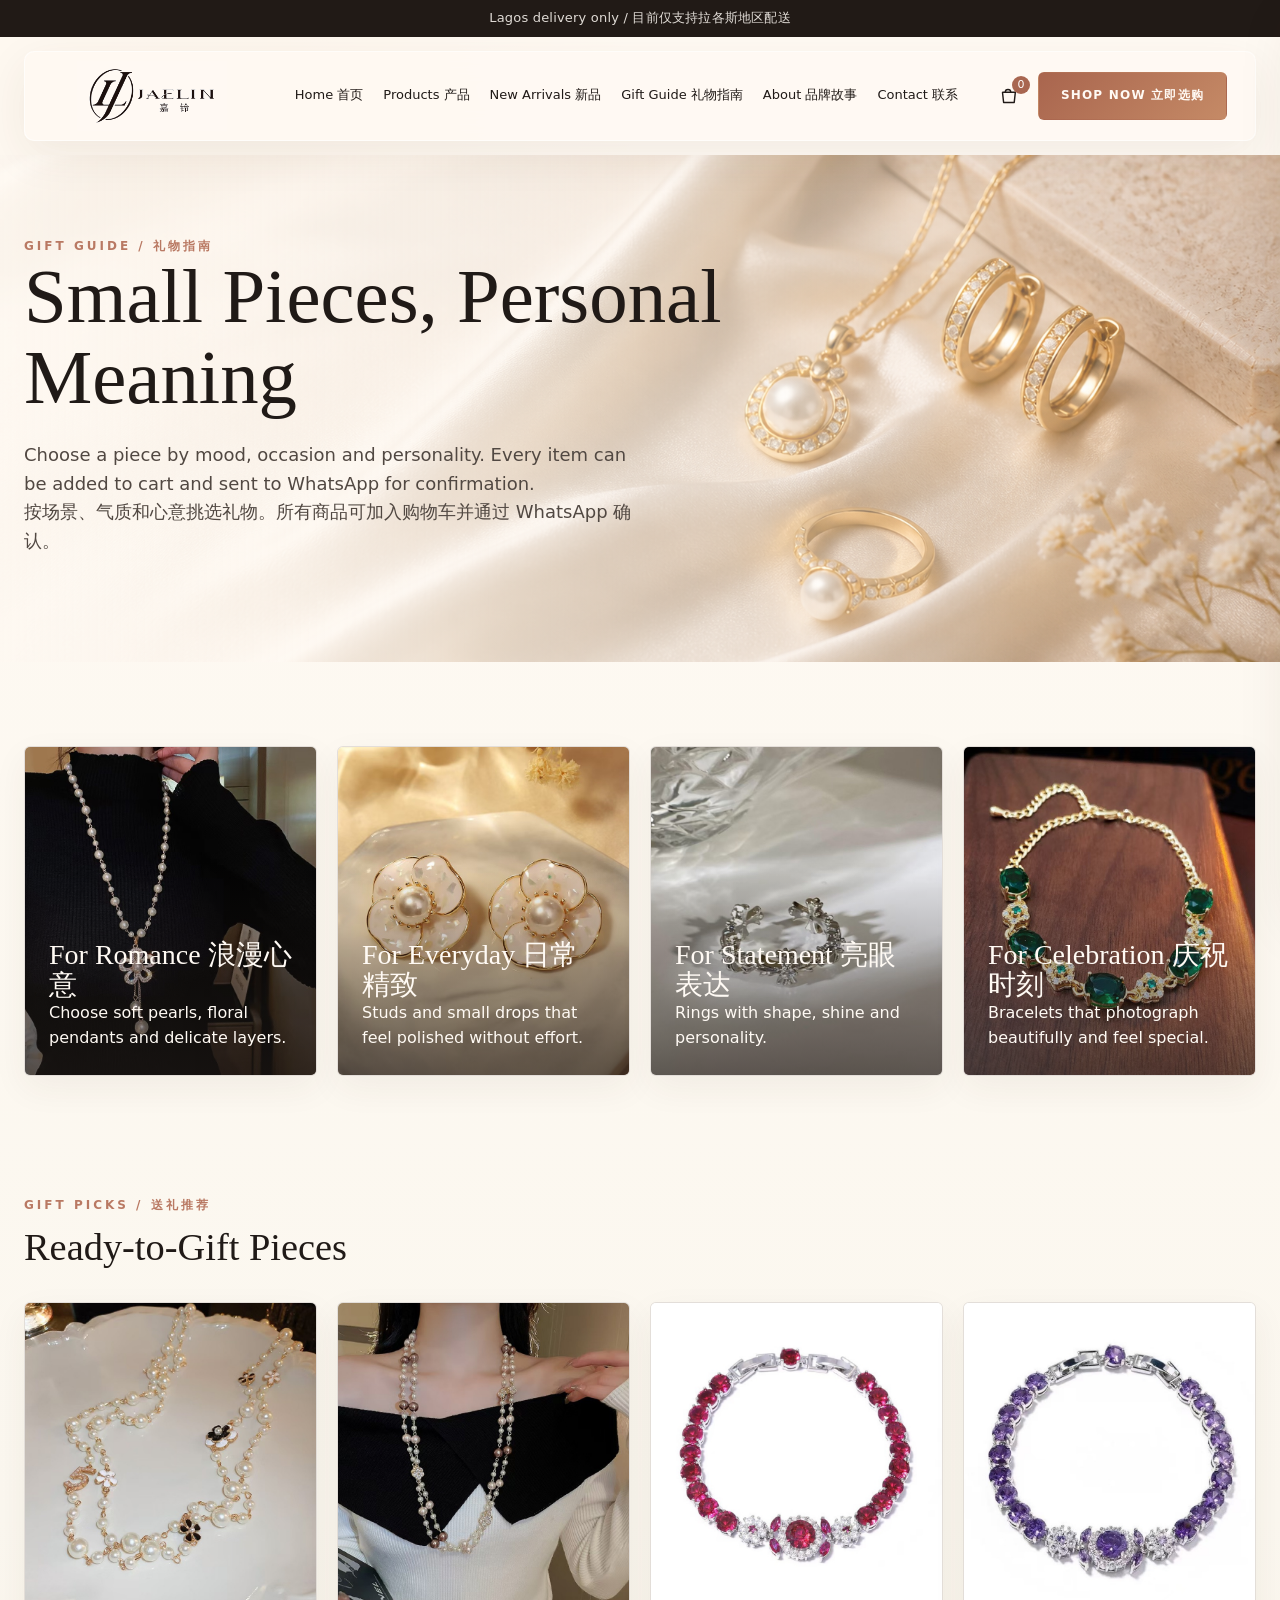
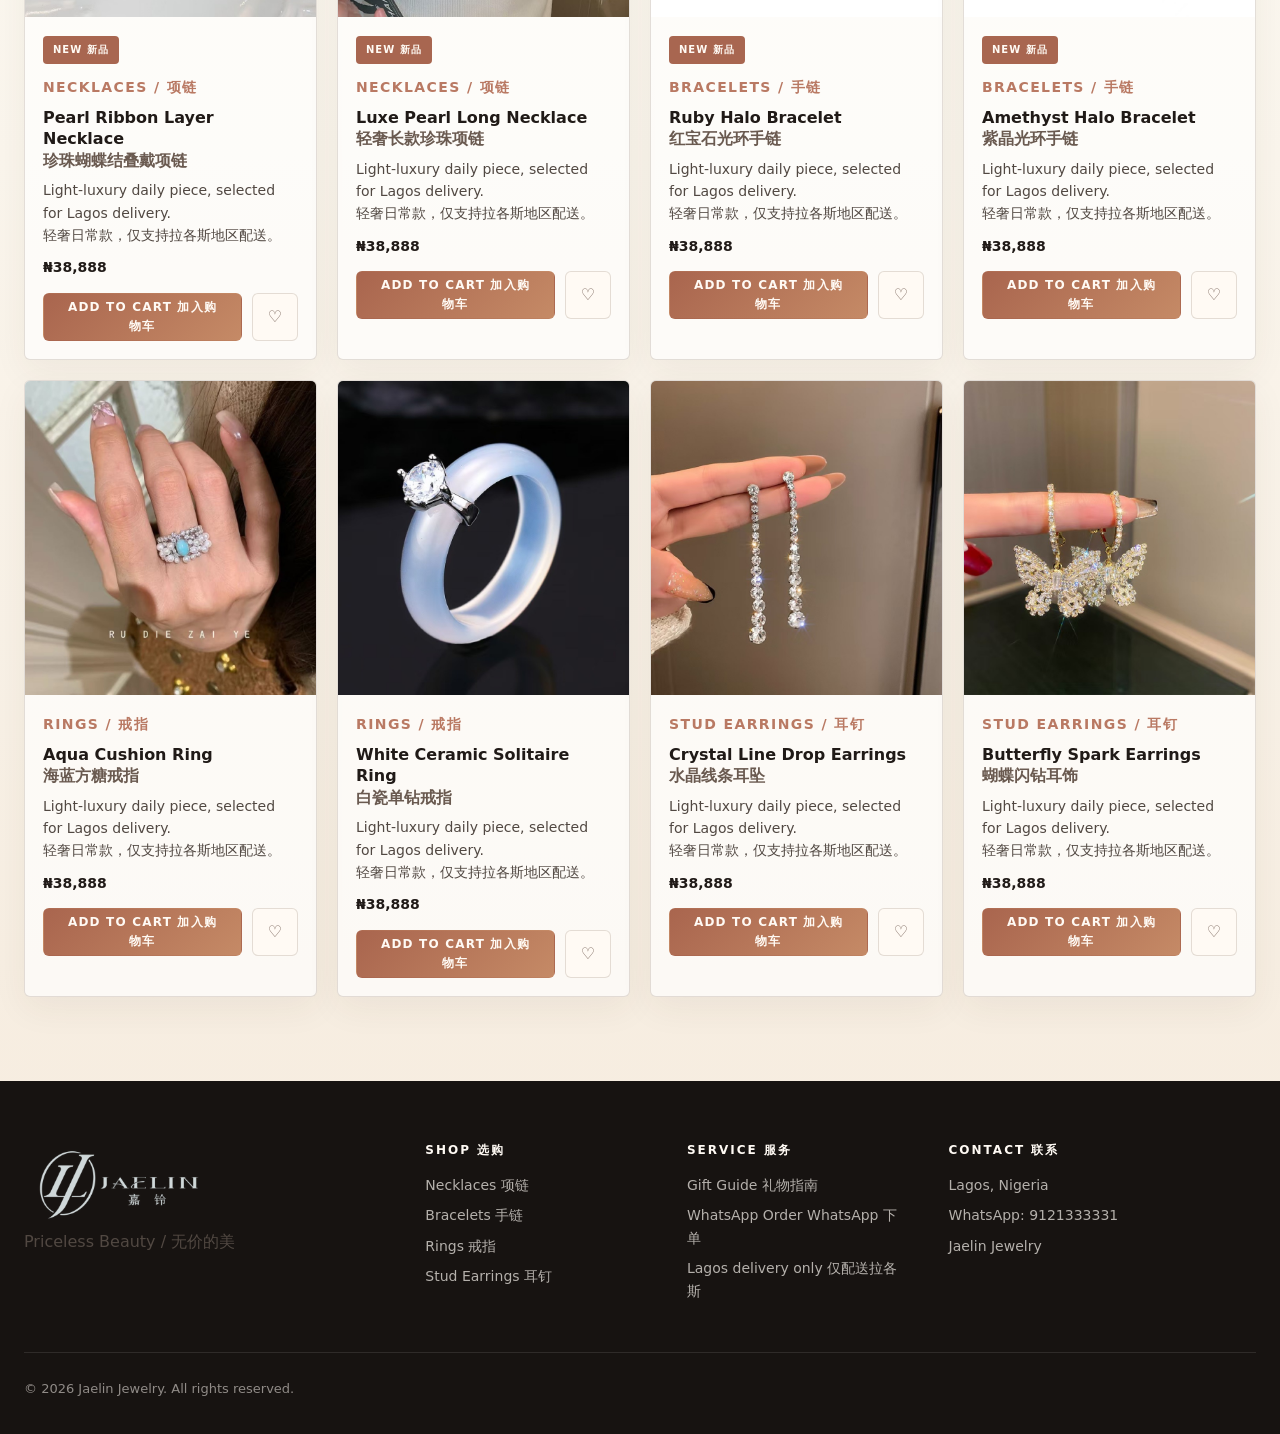
<file: gift-guide.html>
<!doctype html>
<html lang="en">
<head>
  <meta charset="utf-8">
  <meta name="viewport" content="width=device-width, initial-scale=1">
  <title>Gift Guide | Jaelin Jewelry</title>
  <meta name="description" content="Jaelin Jewelry gift guide for Lagos birthdays, dates and celebrations.">
  <link rel="stylesheet" href="site-pages.css">
</head>
<body>
  <main>
    <section class="page-hero">
      <div class="container">
        <div class="eyebrow">Gift Guide / 礼物指南</div>
        <h1>Small Pieces, Personal Meaning</h1>
        <p>Choose a piece by mood, occasion and personality. Every item can be added to cart and sent to WhatsApp for confirmation.<br>按场景、气质和心意挑选礼物。所有商品可加入购物车并通过 WhatsApp 确认。</p>
      </div>
    </section>
    <section class="section">
      <div class="container grid-4">
        <a class="category-tile" href="collection.html#products"><img src="assets/products/nec-04.jpg" alt="Romantic necklaces"><div class="copy"><h3>For Romance 浪漫心意</h3><p>Choose soft pearls, floral pendants and delicate layers.</p></div></a>
        <a class="category-tile" href="collection.html#products"><img src="assets/products/ear-07.jpg" alt="Elegant earrings"><div class="copy"><h3>For Everyday 日常精致</h3><p>Studs and small drops that feel polished without effort.</p></div></a>
        <a class="category-tile" href="collection.html#products"><img src="assets/products/rin-07.jpg" alt="Statement rings"><div class="copy"><h3>For Statement 亮眼表达</h3><p>Rings with shape, shine and personality.</p></div></a>
        <a class="category-tile" href="collection.html#products"><img src="assets/products/bra-10.jpg" alt="Bracelet gifts"><div class="copy"><h3>For Celebration 庆祝时刻</h3><p>Bracelets that photograph beautifully and feel special.</p></div></a>
      </div>
    </section>
    <section class="section tight">
      <div class="container">
        <div class="section-head">
          <div><div class="eyebrow">Gift Picks / 送礼推荐</div><h2>Ready-to-Gift Pieces</h2></div>
        </div>
        <div class="grid-4" data-products="home"></div>
      </div>
    </section>
  </main>
  <script src="product-data.js"></script>
  <script src="site-pages.js"></script>
</body>
</html>
</file>
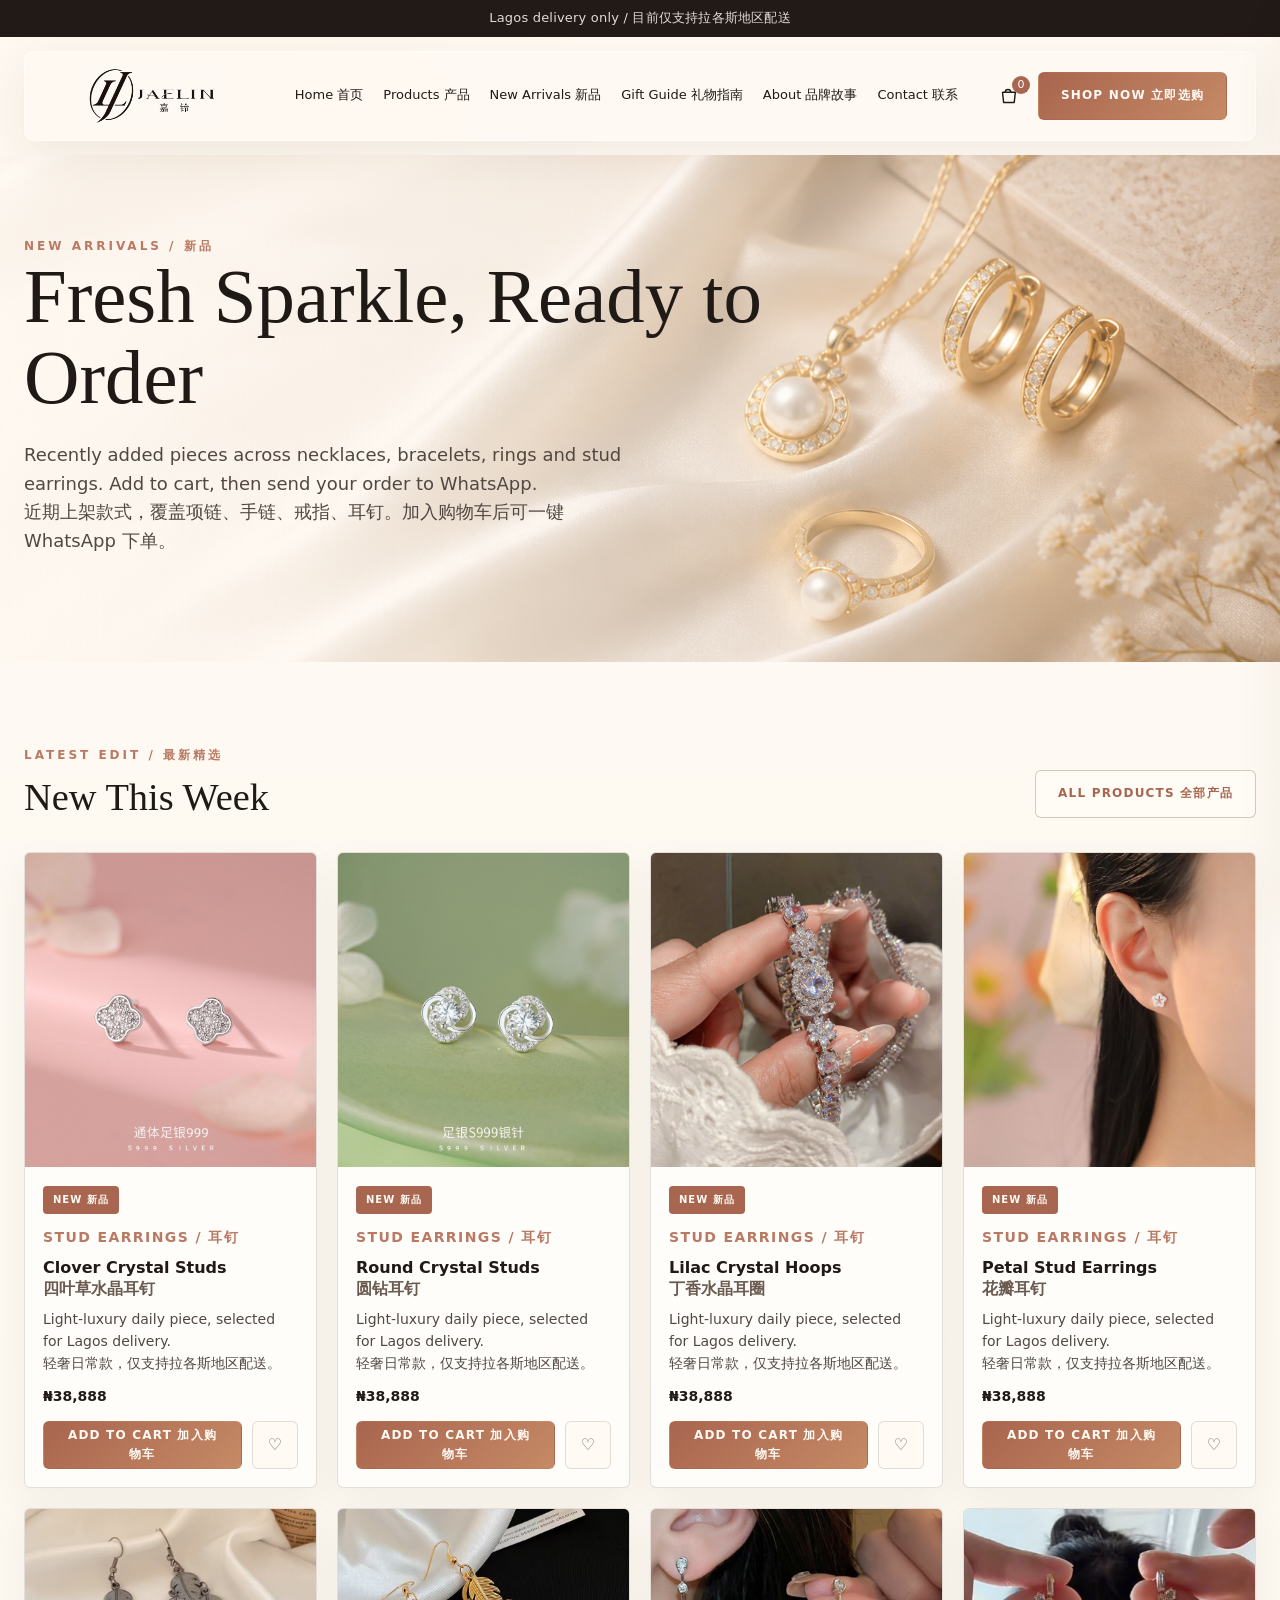
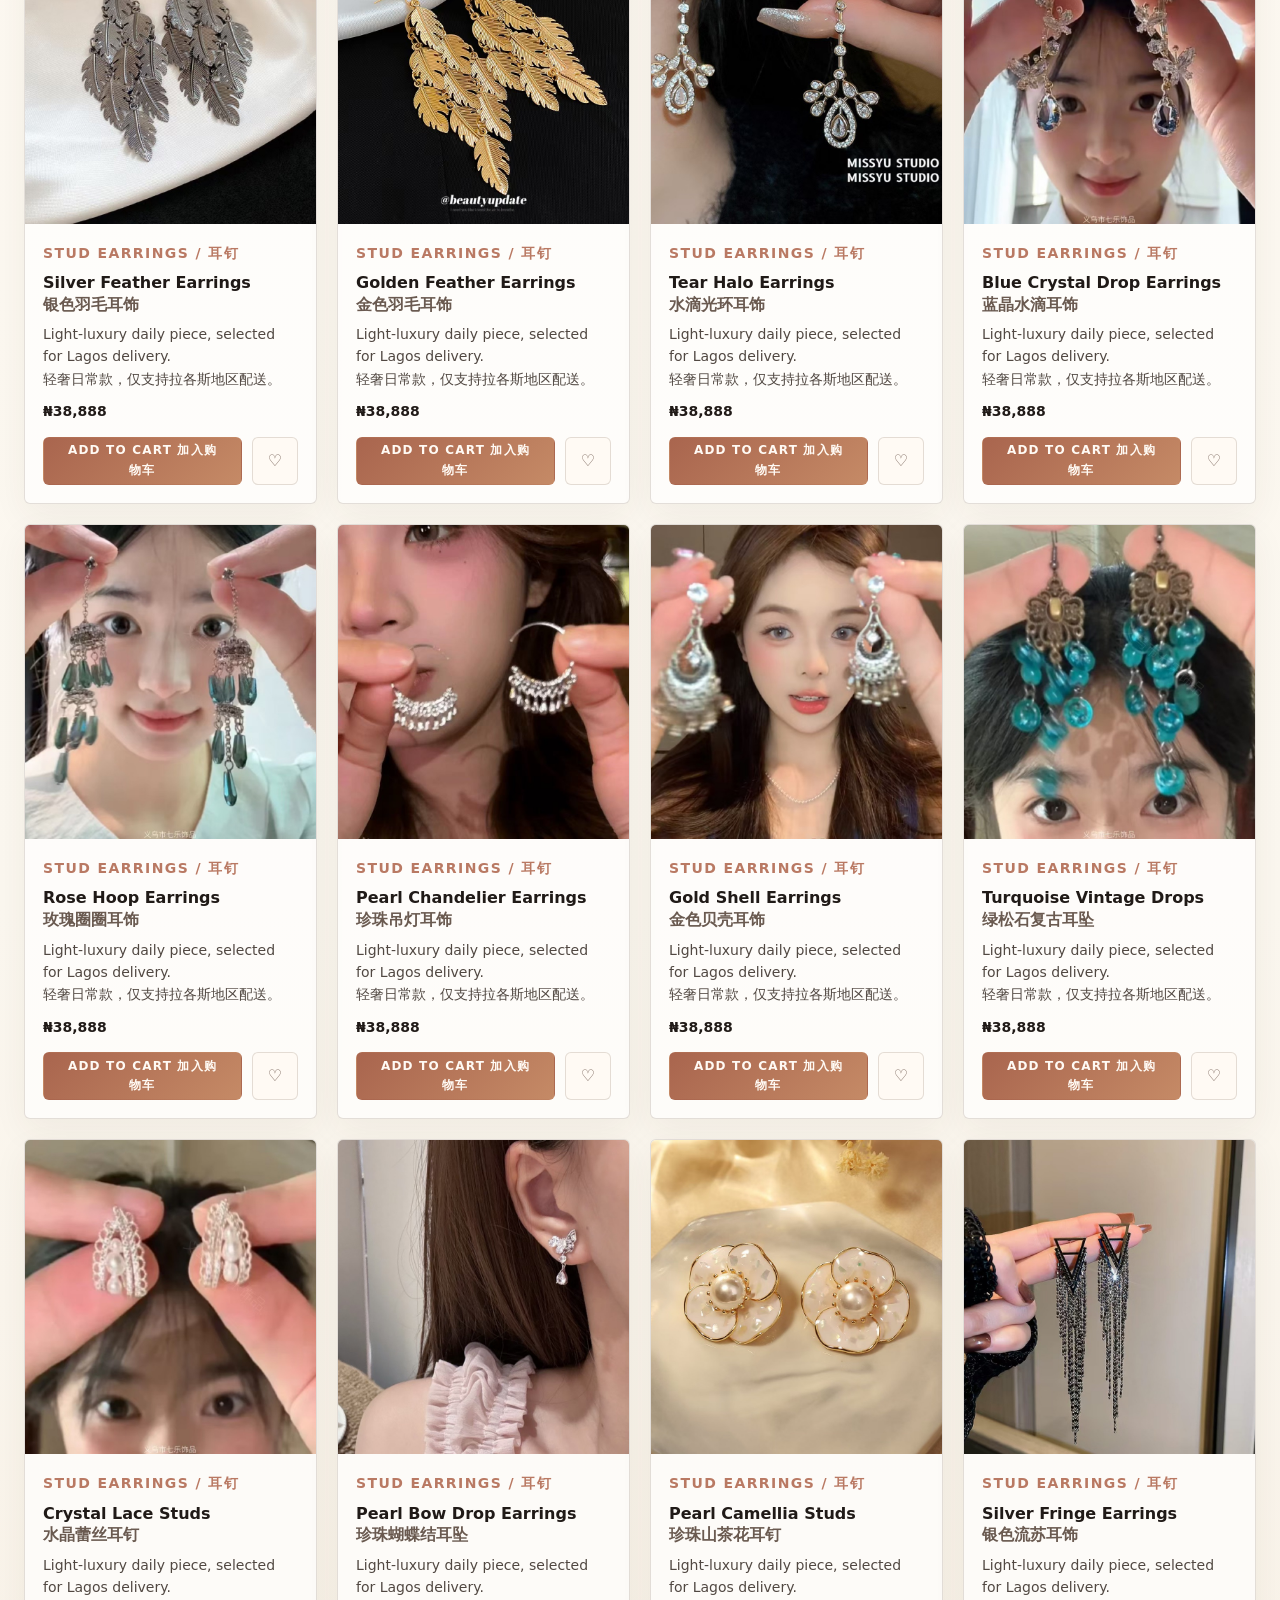
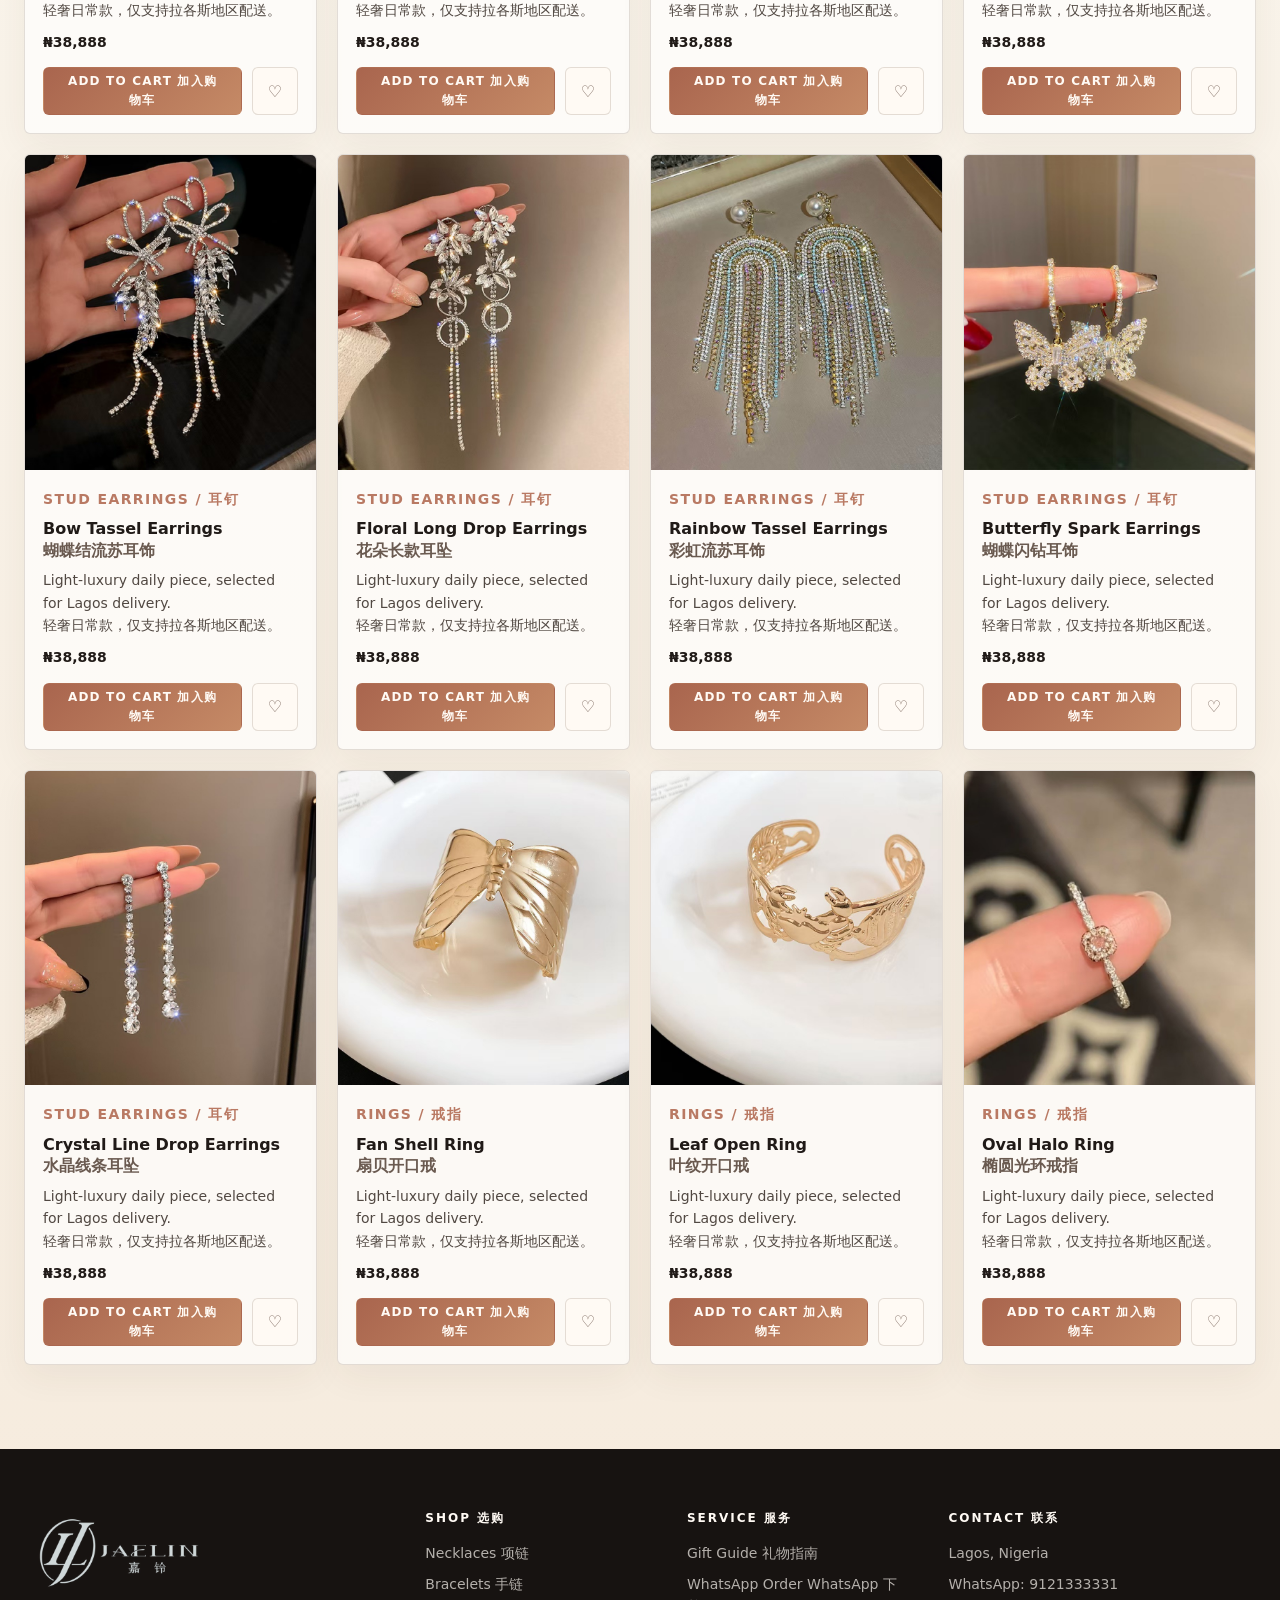
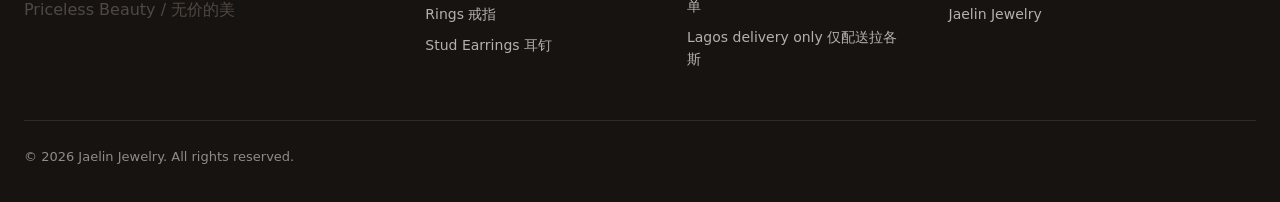
<file: new-arrivals.html>
<!doctype html>
<html lang="en">
<head>
  <meta charset="utf-8">
  <meta name="viewport" content="width=device-width, initial-scale=1">
  <title>New Arrivals | Jaelin Jewelry</title>
  <meta name="description" content="Explore new Jaelin Jewelry pieces available for Lagos delivery.">
  <link rel="stylesheet" href="site-pages.css">
</head>
<body>
  <main>
    <section class="page-hero">
      <div class="container">
        <div class="eyebrow">New Arrivals / 新品</div>
        <h1>Fresh Sparkle, Ready to Order</h1>
        <p>Recently added pieces across necklaces, bracelets, rings and stud earrings. Add to cart, then send your order to WhatsApp.<br>近期上架款式，覆盖项链、手链、戒指、耳钉。加入购物车后可一键 WhatsApp 下单。</p>
      </div>
    </section>
    <section class="section">
      <div class="container">
        <div class="section-head">
          <div><div class="eyebrow">Latest Edit / 最新精选</div><h2>New This Week</h2></div>
          <a class="btn" href="collection.html">All Products 全部产品</a>
        </div>
        <div class="grid-4" data-products="new"></div>
      </div>
    </section>
  </main>
  <script src="product-data.js"></script>
  <script src="site-pages.js"></script>
</body>
</html>
</file>
<file: site-pages.css>
:root {
  --ivory: #fbf7ef;
  --cream: #f4eadc;
  --silk: #ead8c2;
  --champagne: #c39755;
  --rose: #b97963;
  --cocoa: #3b2b24;
  --espresso: #201a17;
  --clay: #a86650;
  --line: rgba(86, 61, 47, .16);
  --shadow: 0 22px 60px rgba(64, 42, 30, .13);
  --radius: 6px;
  --serif: Georgia, "Times New Roman", serif;
  --sans: Inter, ui-sans-serif, system-ui, -apple-system, BlinkMacSystemFont, "Segoe UI", sans-serif;
}

* { box-sizing: border-box; }
html { scroll-behavior: smooth; }
body {
  margin: 0;
  overflow-x: hidden;
  color: var(--espresso);
  background:
    radial-gradient(circle at 18% 4%, rgba(211, 180, 128, .18), transparent 26rem),
    linear-gradient(180deg, #fffaf3 0%, #fbf7ef 50%, #f5eadc 100%);
  font-family: var(--sans);
  line-height: 1.6;
}
img { display: block; max-width: 100%; }
a { color: inherit; text-decoration: none; }
button, input, textarea { font: inherit; }
button { cursor: pointer; }
.container { width: min(1240px, calc(100% - 48px)); margin: 0 auto; }
.eyebrow { color: var(--rose); font-size: 12px; letter-spacing: 3px; text-transform: uppercase; font-weight: 800; }
h1, h2, h3 { margin: 0; font-family: var(--serif); font-weight: 400; line-height: 1.06; letter-spacing: 0; }
h1 { font-size: clamp(46px, 6vw, 92px); max-width: 780px; }
h2 { font-size: clamp(34px, 3vw, 54px); }
h3 { font-size: 28px; }
p { margin: 0; color: #514842; }

.btn {
  display: inline-flex;
  align-items: center;
  justify-content: center;
  min-height: 48px;
  padding: 0 22px;
  border: 1px solid rgba(154, 91, 67, .34);
  border-radius: var(--radius);
  background: rgba(255, 252, 247, .72);
  color: var(--clay);
  font-size: 12px;
  font-weight: 800;
  letter-spacing: 1.2px;
  text-transform: uppercase;
  transition: transform .25s ease, border-color .25s ease, color .25s ease, background .25s ease;
}
.btn:hover { transform: translateY(-2px); border-color: rgba(195,151,85,.66); color: var(--espresso); }
.btn-primary { background: linear-gradient(135deg, #a9654e, #c58a66); color: #fffaf4; border-color: transparent; }
.btn-dark { background: var(--espresso); color: #fffaf4; border-color: var(--espresso); }

.delivery-bar {
  position: relative;
  z-index: 60;
  padding: 8px 16px;
  background: #211a16;
  color: rgba(255,250,244,.86);
  text-align: center;
  font-size: 13px;
  letter-spacing: .2px;
}

.site-header { position: sticky; z-index: 50; top: 0; padding: 14px 0; background: rgba(255,250,243,.72); backdrop-filter: blur(18px); }
.nav-shell {
  min-height: 90px;
  display: flex;
  align-items: center;
  gap: 24px;
  padding: 0 28px;
  border: 1px solid rgba(255,255,255,.58);
  border-radius: 10px;
  background: rgba(255, 250, 243, .84);
  box-shadow: 0 14px 45px rgba(71, 45, 31, .08);
}
.brand { width: 212px; flex: 0 0 auto; display: flex; align-items: center; }
.brand img {
  width: 198px;
  max-height: 70px;
  object-fit: contain;
  mix-blend-mode: darken;
  filter: contrast(1.08);
}
.desktop-nav { flex: 1; display: flex; justify-content: center; gap: 20px; font-size: 13px; white-space: nowrap; }
.desktop-nav a { position: relative; padding: 10px 0; }
.desktop-nav a::after { content: ""; position: absolute; left: 0; bottom: 2px; width: 100%; height: 1px; transform: scaleX(0); transform-origin: right; background: var(--champagne); transition: transform .25s ease; }
.desktop-nav a:hover::after, .desktop-nav a.active::after { transform: scaleX(1); transform-origin: left; }
.nav-actions { display: flex; align-items: center; gap: 10px; }
.icon-btn { position: relative; width: 40px; height: 40px; border: 0; border-radius: 999px; background: transparent; display: inline-grid; place-items: center; color: var(--espresso); }
.icon { width: 22px; height: 22px; stroke: currentColor; stroke-width: 1.55; fill: none; stroke-linecap: round; stroke-linejoin: round; }
.count-badge { position: absolute; top: 0; right: -2px; min-width: 18px; height: 18px; padding: 0 5px; border-radius: 999px; background: var(--clay); color: #fff; font-size: 11px; line-height: 18px; }
.hamburger { display: none; }
.mobile-menu { display: none; position: fixed; z-index: 49; inset: 0 0 auto 0; padding: 126px 28px 28px; background: rgba(255,250,243,.96); backdrop-filter: blur(20px); transform: translateY(-105%); transition: transform .32s ease; box-shadow: var(--shadow); }
.mobile-menu.open { transform: translateY(0); }
.mobile-menu a { display: block; padding: 16px 0; border-bottom: 1px solid var(--line); }

.hero {
  min-height: 720px;
  display: grid;
  align-items: center;
  background-image:
    linear-gradient(90deg, rgba(255,250,243,.9), rgba(255,250,243,.62) 42%, rgba(255,250,243,.12)),
    url("assets/hero-jewelry.png");
  background-size: cover;
  background-position: center;
}
.hero p, .page-hero p { max-width: 610px; margin: 22px 0 34px; font-size: 18px; }
.hero-actions { display: flex; flex-wrap: wrap; gap: 14px; }
.page-hero {
  min-height: 500px;
  display: grid;
  align-items: end;
  padding: 82px 0 72px;
  background-image:
    linear-gradient(90deg, rgba(255,250,243,.92), rgba(255,250,243,.64) 44%, rgba(255,250,243,.1)),
    url("assets/hero-jewelry.png");
  background-size: cover;
  background-position: center;
}

.section { padding: 84px 0; }
.section.tight { padding-top: 36px; }
.section-head { display: flex; justify-content: space-between; align-items: end; gap: 24px; margin-bottom: 34px; }
.section-head .eyebrow { margin-bottom: 12px; }
.muted { color: #6c5d54; max-width: 680px; }
.grid-4 { display: grid; grid-template-columns: repeat(4, 1fr); gap: 20px; }
.grid-3 { display: grid; grid-template-columns: repeat(3, 1fr); gap: 20px; }
.split { display: grid; grid-template-columns: .92fr 1.08fr; gap: 54px; align-items: center; }

.category-tile, .product-card, .panel, .story-panel {
  border: 1px solid var(--line);
  border-radius: var(--radius);
  background: rgba(255,255,255,.66);
  box-shadow: 0 12px 35px rgba(68,45,31,.06);
  overflow: hidden;
}
.category-tile { min-height: 330px; position: relative; display: grid; align-items: end; isolation: isolate; }
.category-tile::after { content: ""; position: absolute; inset: 0; background: linear-gradient(180deg, transparent 35%, rgba(32,26,23,.62)); z-index: -1; }
.category-tile img { position: absolute; inset: 0; z-index: -2; width: 100%; height: 100%; object-fit: cover; }
.category-tile .copy { padding: 24px; color: #fffaf4; }
.category-tile p, .category-tile h3 { color: #fffaf4; }

.filters { display: flex; flex-wrap: wrap; gap: 10px; margin-bottom: 28px; }
.filter-btn { border: 1px solid var(--line); border-radius: 999px; padding: 10px 16px; background: rgba(255,255,255,.64); color: var(--cocoa); font-weight: 800; }
.filter-btn.active { background: var(--espresso); color: #fffaf4; border-color: var(--espresso); }

.product-card { transition: transform .25s ease, box-shadow .25s ease; }
.product-card:hover { transform: translateY(-6px); box-shadow: var(--shadow); }
.product-media { display: block; background: #efe2d2; }
.product-media img { width: 100%; aspect-ratio: 1 / 1.08; object-fit: cover; }
.product-info { padding: 18px; }
.product-category { color: var(--rose); font-size: 12px; font-weight: 800; text-transform: uppercase; letter-spacing: 1.4px; margin-bottom: 8px; }
.product-info h3 { font-family: var(--sans); font-size: 16px; font-weight: 800; margin-bottom: 8px; line-height: 1.35; }
.product-info h3 span { display: block; font-weight: 600; color: #6a5a50; }
.product-info p { font-size: 14px; }
.price { margin: 10px 0 14px; font-weight: 900; color: var(--espresso); font-size: 17px; }
.badge { display: inline-flex; margin-bottom: 12px; padding: 6px 10px; border-radius: 4px; background: var(--clay); color: #fffaf4; font-size: 10px; font-weight: 800; letter-spacing: 1px; text-transform: uppercase; }
.card-actions { display: grid; grid-template-columns: 1fr 46px; gap: 10px; }
.heart { width: 46px; border: 1px solid var(--line); border-radius: var(--radius); background: #fffaf4; color: #766258; }
.heart.active { color: #b55952; background: #fff0eb; }

.story-panel { padding: 42px; }
.story-panel p { margin-top: 16px; font-size: 17px; }
.story-media { min-height: 460px; background: url("assets/story-sheet.png") center / cover; border-radius: var(--radius); }
.feature-row { display: grid; grid-template-columns: repeat(4, 1fr); gap: 1px; border: 1px solid var(--line); background: var(--line); }
.feature { padding: 28px; background: rgba(255,250,243,.78); text-align: center; }
.feature strong { display: block; margin-bottom: 8px; letter-spacing: 1px; text-transform: uppercase; font-size: 12px; }

.contact-form { display: grid; gap: 16px; padding: 34px; border-radius: var(--radius); background: rgba(255,255,255,.7); border: 1px solid var(--line); box-shadow: var(--shadow); }
.field { display: grid; gap: 8px; }
.field label { font-size: 12px; letter-spacing: 1.4px; text-transform: uppercase; color: #7b675b; font-weight: 800; }
.field input, .field textarea { width: 100%; border: 1px solid var(--line); border-radius: var(--radius); background: #fffaf4; padding: 15px 16px; outline: 0; }
.field textarea { min-height: 128px; resize: vertical; }

.cart-drawer { position: fixed; z-index: 90; inset: 0; pointer-events: none; }
.cart-drawer::before { content: ""; position: absolute; inset: 0; background: rgba(32,26,23,.36); opacity: 0; transition: opacity .25s ease; }
.cart-drawer.open { pointer-events: auto; }
.cart-drawer.open::before { opacity: 1; }
.cart-panel { position: absolute; top: 0; right: 0; width: min(440px, 100%); height: 100%; display: flex; flex-direction: column; background: #fffaf3; box-shadow: var(--shadow); transform: translateX(105%); transition: transform .28s ease; }
.cart-drawer.open .cart-panel { transform: translateX(0); }
.cart-head, .cart-foot { padding: 22px; border-bottom: 1px solid var(--line); }
.cart-foot { border-top: 1px solid var(--line); border-bottom: 0; margin-top: auto; }
.cart-head { display: flex; justify-content: space-between; align-items: center; }
.cart-head h3 { font-size: 28px; }
.cart-items { padding: 18px; overflow: auto; display: grid; gap: 14px; }
.cart-line { display: grid; grid-template-columns: 88px 1fr; gap: 14px; border: 1px solid var(--line); background: white; padding: 10px; border-radius: var(--radius); }
.cart-line img { width: 88px; height: 98px; object-fit: cover; border-radius: 4px; }
.cart-line h4 { margin: 0; font-size: 14px; }
.cart-line p { font-size: 13px; }
.qty { display: flex; flex-wrap: wrap; gap: 8px; margin-top: 8px; align-items: center; }
.qty button { border: 1px solid var(--line); background: #fffaf4; border-radius: 4px; min-height: 30px; padding: 0 10px; }
.cart-total { display: flex; justify-content: space-between; align-items: center; font-size: 18px; font-weight: 900; margin-bottom: 14px; }
.cart-empty { text-align: center; padding: 40px 0; }

.site-footer { padding: 60px 0 34px; background: #171311; color: rgba(255,250,244,.78); }
.footer-grid { display: grid; grid-template-columns: 1.3fr .8fr .8fr 1.1fr; gap: 38px; padding-bottom: 42px; border-bottom: 1px solid rgba(255,255,255,.1); }
.footer-logo img { width: 190px; filter: invert(1); opacity: .92; mix-blend-mode: screen; }
.footer-col h4 { color: #fffaf4; margin: 0 0 14px; font-size: 12px; letter-spacing: 2px; text-transform: uppercase; }
.footer-col a, .footer-col p { display: block; margin: 8px 0; color: rgba(255,250,244,.68); font-size: 14px; }
.copyright { padding-top: 26px; font-size: 13px; color: rgba(255,250,244,.52); }
.toast { position: fixed; z-index: 100; left: 50%; bottom: 28px; transform: translate(-50%, 16px); opacity: 0; pointer-events: none; padding: 15px 20px; border-radius: 999px; background: rgba(32,26,23,.94); color: #fffaf4; box-shadow: var(--shadow); transition: opacity .25s ease, transform .25s ease; }
.toast.show { opacity: 1; transform: translate(-50%, 0); }

@media (max-width: 1040px) {
  .desktop-nav { display: none; }
  .hamburger, .mobile-menu { display: block; }
  .nav-shell { min-height: 78px; justify-content: space-between; }
  .brand img { width: 164px; max-height: 60px; }
  .nav-actions .btn { display: none; }
  .grid-4, .feature-row { grid-template-columns: repeat(2, 1fr); }
  .split, .footer-grid { grid-template-columns: 1fr; }
}

@media (max-width: 680px) {
  .container { width: min(100% - 32px, 540px); }
  .delivery-bar { font-size: 12px; }
  .site-header { padding: 10px 0; }
  .nav-shell { min-height: 70px; padding: 0 14px; }
  .brand { width: 150px; }
  .brand img { width: 140px; max-height: 52px; }
  .nav-actions .icon-btn:not(.hamburger):not([data-open-cart]) { display: none; }
  .hero { min-height: 620px; background-image: linear-gradient(180deg, rgba(255,250,243,.95), rgba(255,250,243,.78) 52%, rgba(255,250,243,.18)), url("assets/hero-jewelry.png"); background-position: 62% top; }
  .page-hero { min-height: 460px; padding: 62px 0 52px; background-position: 62% top; }
  .hero p, .page-hero p { font-size: 16px; }
  .section { padding: 62px 0; }
  .section-head { flex-direction: column; align-items: start; }
  .grid-4, .grid-3, .feature-row { grid-template-columns: 1fr; }
  .story-panel { padding: 28px; }
}
</file>
